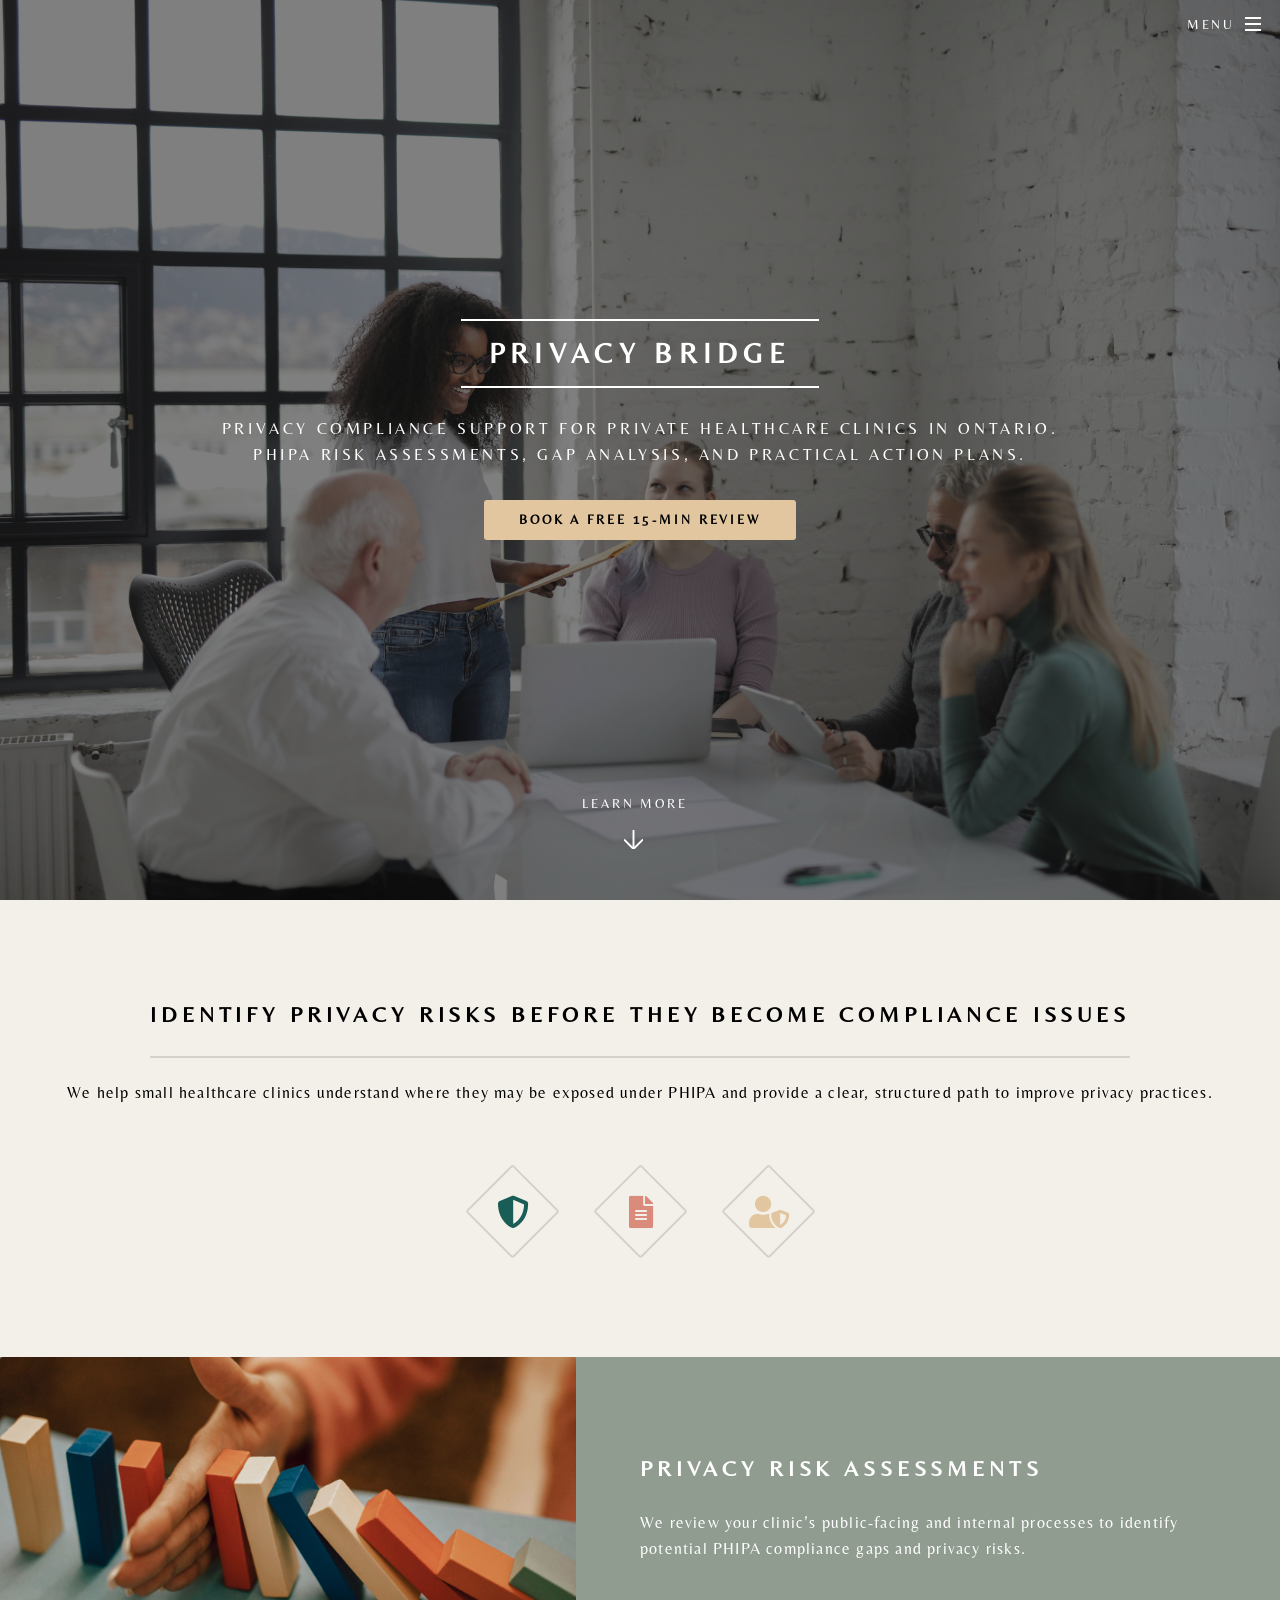
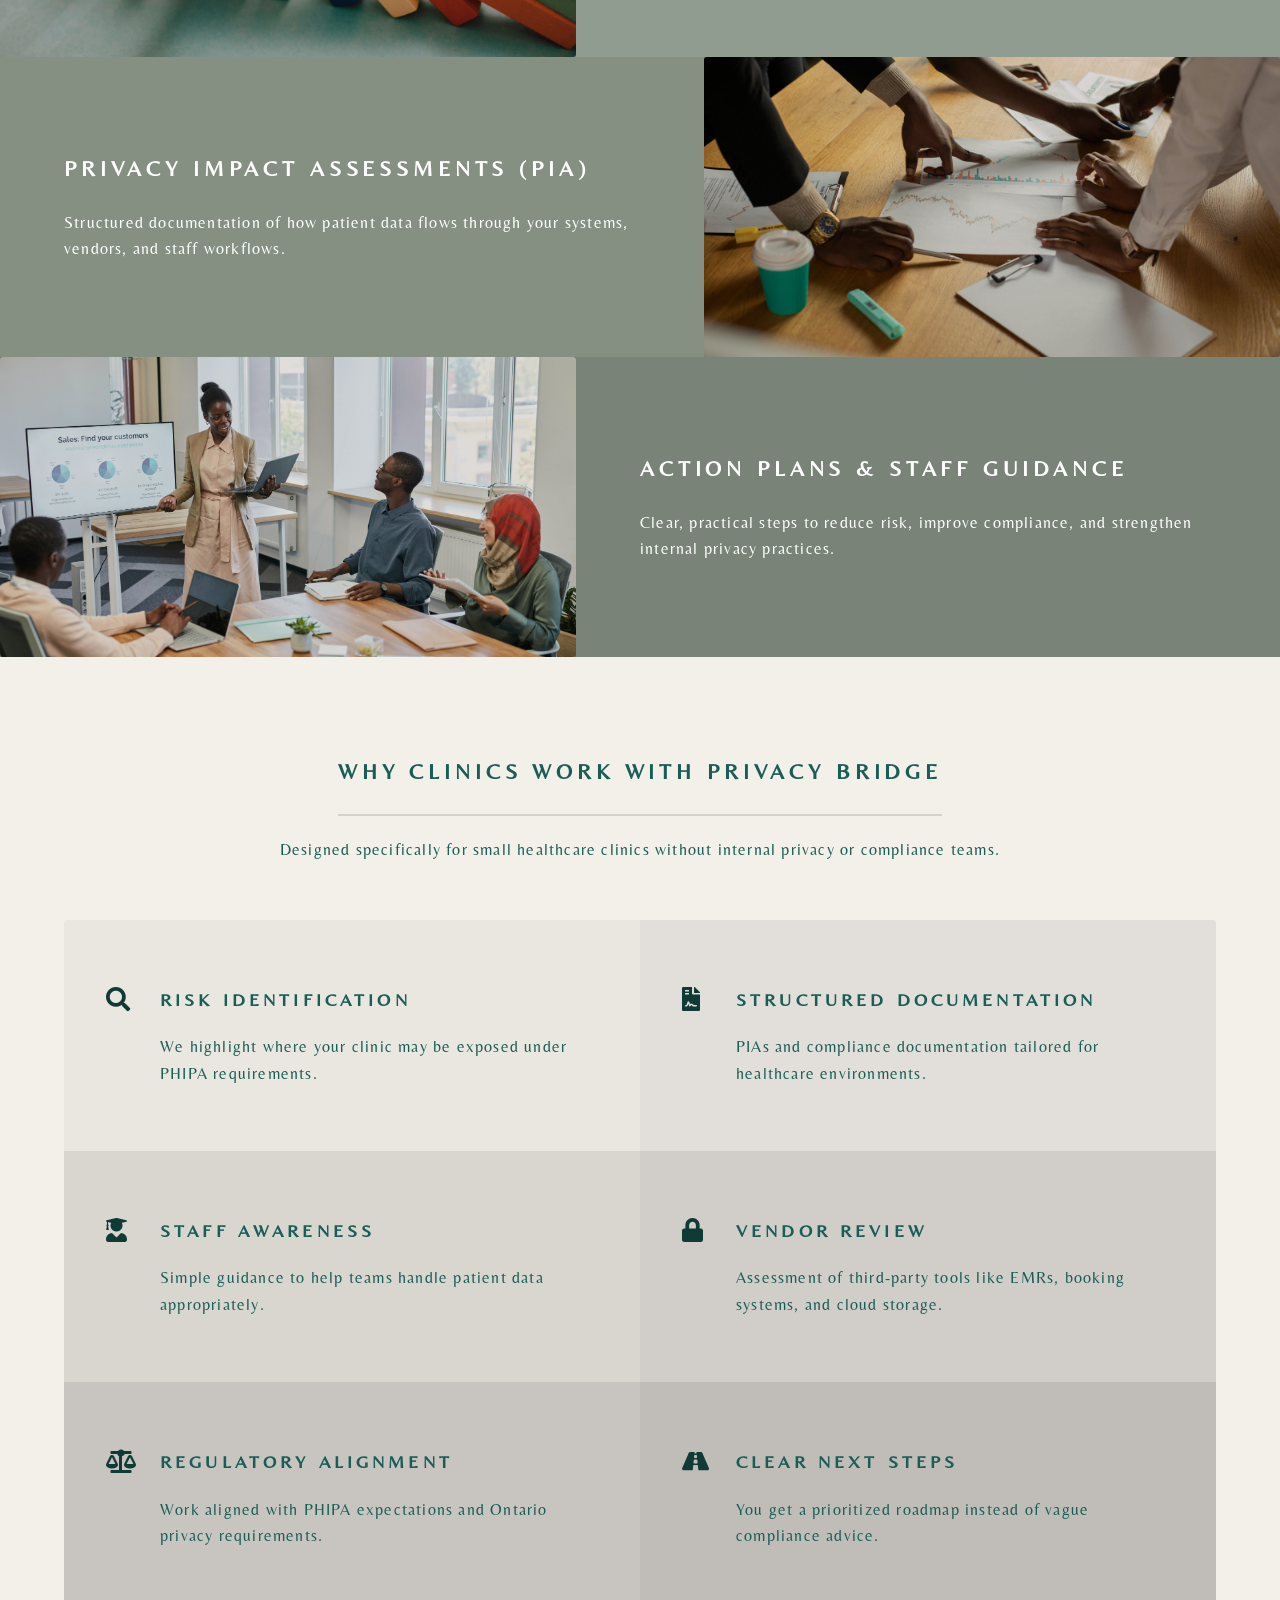
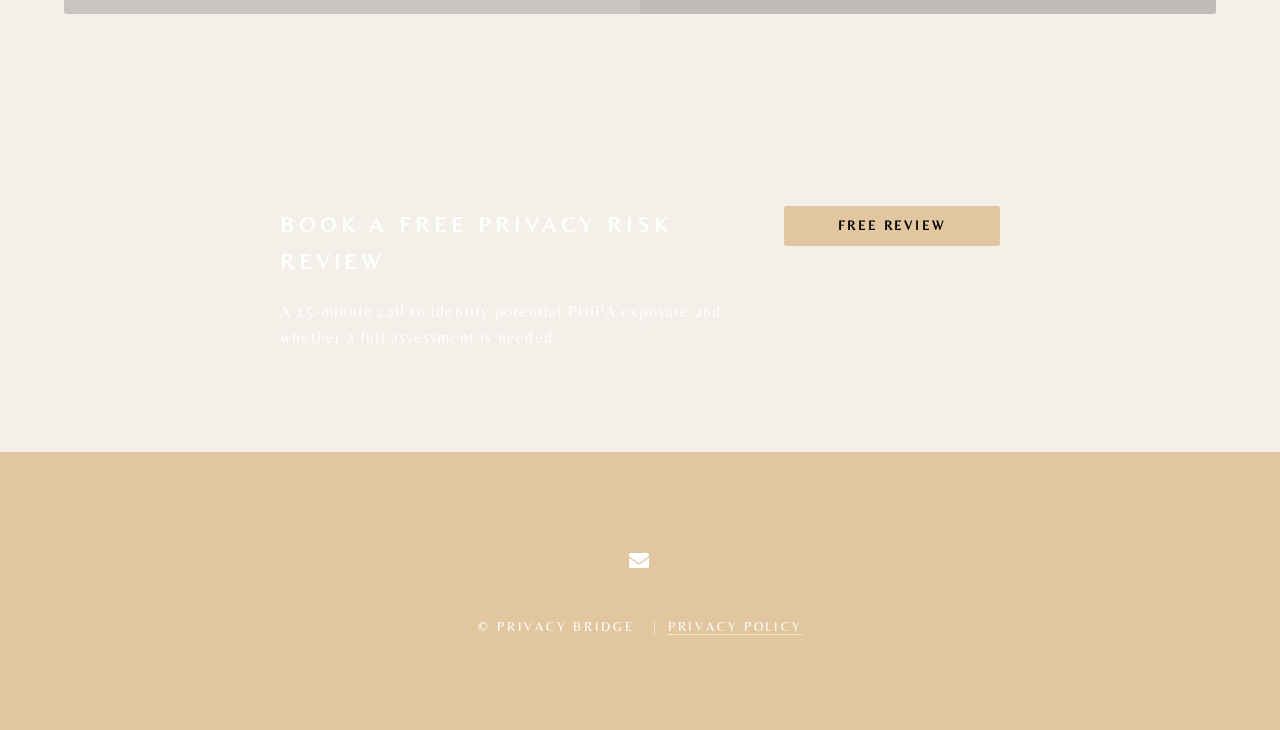
<file: index.html>
<!DOCTYPE HTML>
<html>
<head>
	<title>Privacy Bridge</title>
	<meta charset="utf-8" />
	<meta name="viewport" content="width=device-width, initial-scale=1, user-scalable=no" />
	<link rel="stylesheet" href="assets/css/main.css" />

	<!-- OG meta tags -->
	<meta property="og:title" content="Privacy Bridge" />
	<meta property="og:description" content="We help private healthcare clinics in Ontario identify and reduce privacy compliance risk under PHIPA through structured assessments and practical action plans." />
	<meta property="og:image" content="https://raw.githubusercontent.com/paul-matthew/Privacy Bridge/refs/heads/main/images/ogimage.png" />
	<meta property="og:url" content="https://Privacy Bridge.netlify.app/" />
	<meta property="og:type" content="website" />
	<meta name="twitter:card" content="summary_large_image">

	<link rel="icon" href="./images/favicon.ico" type="image/x-icon" />
	<noscript><link rel="stylesheet" href="assets/css/noscript.css" /></noscript>
	<link href="https://fonts.googleapis.com/css2?family=Belleza&display=swap" rel="stylesheet">
</head>

<body class="landing is-preload">

<div id="page-wrapper">

	<header id="header" class="alt">
		<h1><a href="index.html">Privacy Bridge</a></h1>
		<nav id="nav">
			<ul>
				<li class="special">
					<a href="#menu" class="menuToggle"><span>Menu</span></a>
					<div id="menu">
						<ul>
							<li><a href="index.html">Home</a></li>
							<li><a href="about.html">About</a></li>
							<li><a href="services.html">Services</a></li>
							<li><a href="compliance.html">Compliance Guide</a></li>
							<li><a href="contact.html">Contact</a></li>
						</ul>
					</div>
				</li>
			</ul>
		</nav>
	</header>

	<!-- HERO -->
	<section id="banner">
		<div class="inner">
			<h2>Privacy Bridge</h2>
			<p>Privacy compliance support for private healthcare clinics in Ontario.<br />
			PHIPA risk assessments, gap analysis, and practical action plans.</p>

			<ul class="actions special">
				<li><a href="/contact.html" class="button primary">Book a Free 15-Min Review</a></li>
			</ul>
		</div>
		<a href="#one" class="more scrolly">Learn More</a>
	</section>

	<!-- SECTION 1 -->
	<section id="one" class="wrapper style1 special">
		<div class="inner">
			<header class="major">
				<h2>Identify privacy risks before they become compliance issues</h2>
				<p>
					We help small healthcare clinics understand where they may be exposed under PHIPA and provide a clear, structured path to improve privacy practices.
				</p>
			</header>

			<ul class="icons major">
				<li><span class="icon solid fa-shield-alt major style1"><span class="label">Risk Review</span></span></li>
				<li><span class="icon solid fa-file-alt major style2"><span class="label">PIA</span></span></li>
				<li><span class="icon solid fa-user-shield major style3"><span class="label">Compliance</span></span></li>
			</ul>
		</div>
	</section>

	<!-- SECTION 2 -->
	<section id="two" class="wrapper alt style2">

		<section class="spotlight">
			<div class="image"><img src="images/risk.jpg" alt="" /></div>
			<div class="content">
				<h2>Privacy Risk Assessments<br /></h2>
				<p>We review your clinic’s public-facing and internal processes to identify potential PHIPA compliance gaps and privacy risks.</p>
			</div>
		</section>

		<section class="spotlight">
			<div class="image"><img src="images/pia.jpg" alt="" /></div>
			<div class="content">
				<h2>Privacy Impact Assessments (PIA)<br /></h2>
				<p>Structured documentation of how patient data flows through your systems, vendors, and staff workflows.</p>
			</div>
		</section>

		<section class="spotlight">
			<div class="image"><img src="images/training.jpg" alt="" /></div>
			<div class="content">
				<h2>Action Plans & Staff Guidance<br /></h2>
				<p>Clear, practical steps to reduce risk, improve compliance, and strengthen internal privacy practices.</p>
			</div>
		</section>

	</section>

	<!-- SECTION 3 -->
	<section id="three" class="wrapper style3 special">
		<div class="inner">
			<header class="major">
				<h2>Why clinics work with Privacy Bridge</h2>
				<p>Designed specifically for small healthcare clinics without internal privacy or compliance teams.</p>
			</header>

			<ul class="features">
				<li class="icon solid fa-search">
					<h3>Risk Identification</h3>
					<p>We highlight where your clinic may be exposed under PHIPA requirements.</p>
				</li>

				<li class="icon solid fa-file-contract">
					<h3>Structured Documentation</h3>
					<p>PIAs and compliance documentation tailored for healthcare environments.</p>
				</li>

				<li class="icon solid fa-user-graduate">
					<h3>Staff Awareness</h3>
					<p>Simple guidance to help teams handle patient data appropriately.</p>
				</li>

				<li class="icon solid fa-lock">
					<h3>Vendor Review</h3>
					<p>Assessment of third-party tools like EMRs, booking systems, and cloud storage.</p>
				</li>

				<li class="icon solid fa-balance-scale">
					<h3>Regulatory Alignment</h3>
					<p>Work aligned with PHIPA expectations and Ontario privacy requirements.</p>
				</li>

				<li class="icon solid fa-road">
					<h3>Clear Next Steps</h3>
					<p>You get a prioritized roadmap instead of vague compliance advice.</p>
				</li>
			</ul>
		</div>
	</section>

	<!-- CTA -->
	<section id="cta" class="wrapper style4">
		<div class="inner">
			<header>
				<h2>Book a free privacy risk review</h2>
				<p>A 15-minute call to identify potential PHIPA exposure and whether a full assessment is needed.</p>
			</header>

			<ul class="actions stacked">
				<li><a href="https://calendly.com/pmb-html/consultation" class="button fit primary" target="_blank">Free Review</a></li>
			</ul>
		</div>
	</section>

	<!-- FOOTER -->
	<footer id="footer">
		<ul class="icons">
			<li><a href="mailto:privacy@privacybridge.ca" class="icon solid fa-envelope"><span class="label">Email</span></a></li>
		</ul>

		<ul class="copyright">
			<li>&copy; Privacy Bridge</li>
			<li><a href="#" data-modal-trigger="privacy-modal">Privacy Policy</a></li>
		</ul>
	</footer>

	<!-- PRIVACY MODAL -->
	<div id="privacy-modal" class="modal">
<div class="modal-content">
	<span class="modal-close">&times;</span>

	<h2>Privacy Policy</h2>

	<p><strong style='color:black'>Last Updated: August 6, 2026</strong></p>

	<p>
		Privacy Bridge is a privacy consulting practice operated by PM Daybreak Designs.
		This Privacy Policy explains how we collect, use, and protect personal information
		when you visit our website or contact us regarding our services.
	</p>

	<h3 style='color:black'>Information We Collect</h3>

	<p>
		We may collect personal information that you voluntarily provide, including your
		name, email address, phone number, organization details, and any information
		included in messages submitted through our website or other communications.
	</p>

	<p>
		We may also collect limited technical information related to website usage,
		such as browser type, device information, or website activity, where applicable.
	</p>

	<h3 style='color:black'>How We Use Information</h3>

	<p>
		Personal information is used to respond to inquiries, provide requested services,
		schedule consultations, communicate with clients, and maintain business records.
	</p>

	<p>
		We do not sell, rent, or share personal information with third parties for
		marketing purposes.
	</p>

	<h3 style='color:black'>Protection of Information</h3>

	<p>
		We maintain reasonable administrative, technical, and physical safeguards designed
		to protect personal information from unauthorized access, use, or disclosure.
		However, no method of electronic transmission or storage is completely secure.
	</p>

	<h3 style='color:black'>Retention of Information</h3>

	<p>
		We retain personal information only for as long as necessary to fulfill the
		purpose for which it was collected or to meet applicable legal and business
		requirements.
	</p>

	<h3 style='color:black'>Your Privacy Rights</h3>

	<p>
		You may request access to, correction of, or deletion of your personal information,
		subject to applicable legal requirements.
	</p>

	<h3 style='color:black'>Contact Us</h3>

	<p>
		If you have questions about this Privacy Policy or how your information is handled,
		please contact us at:
	</p>

	<p>
		privacy@privacybridge.ca
	</p>

	<p>
		By using this website, you acknowledge this Privacy Policy.
	</p>

</div>
	</div>

</div>

<script src="assets/js/jquery.min.js"></script>
<script src="assets/js/jquery.scrollex.min.js"></script>
<script src="assets/js/jquery.scrolly.min.js"></script>
<script src="assets/js/browser.min.js"></script>
<script src="assets/js/breakpoints.min.js"></script>
<script src="assets/js/util.js"></script>
<script src="assets/js/main.js"></script>

</body>
</html>
</file>
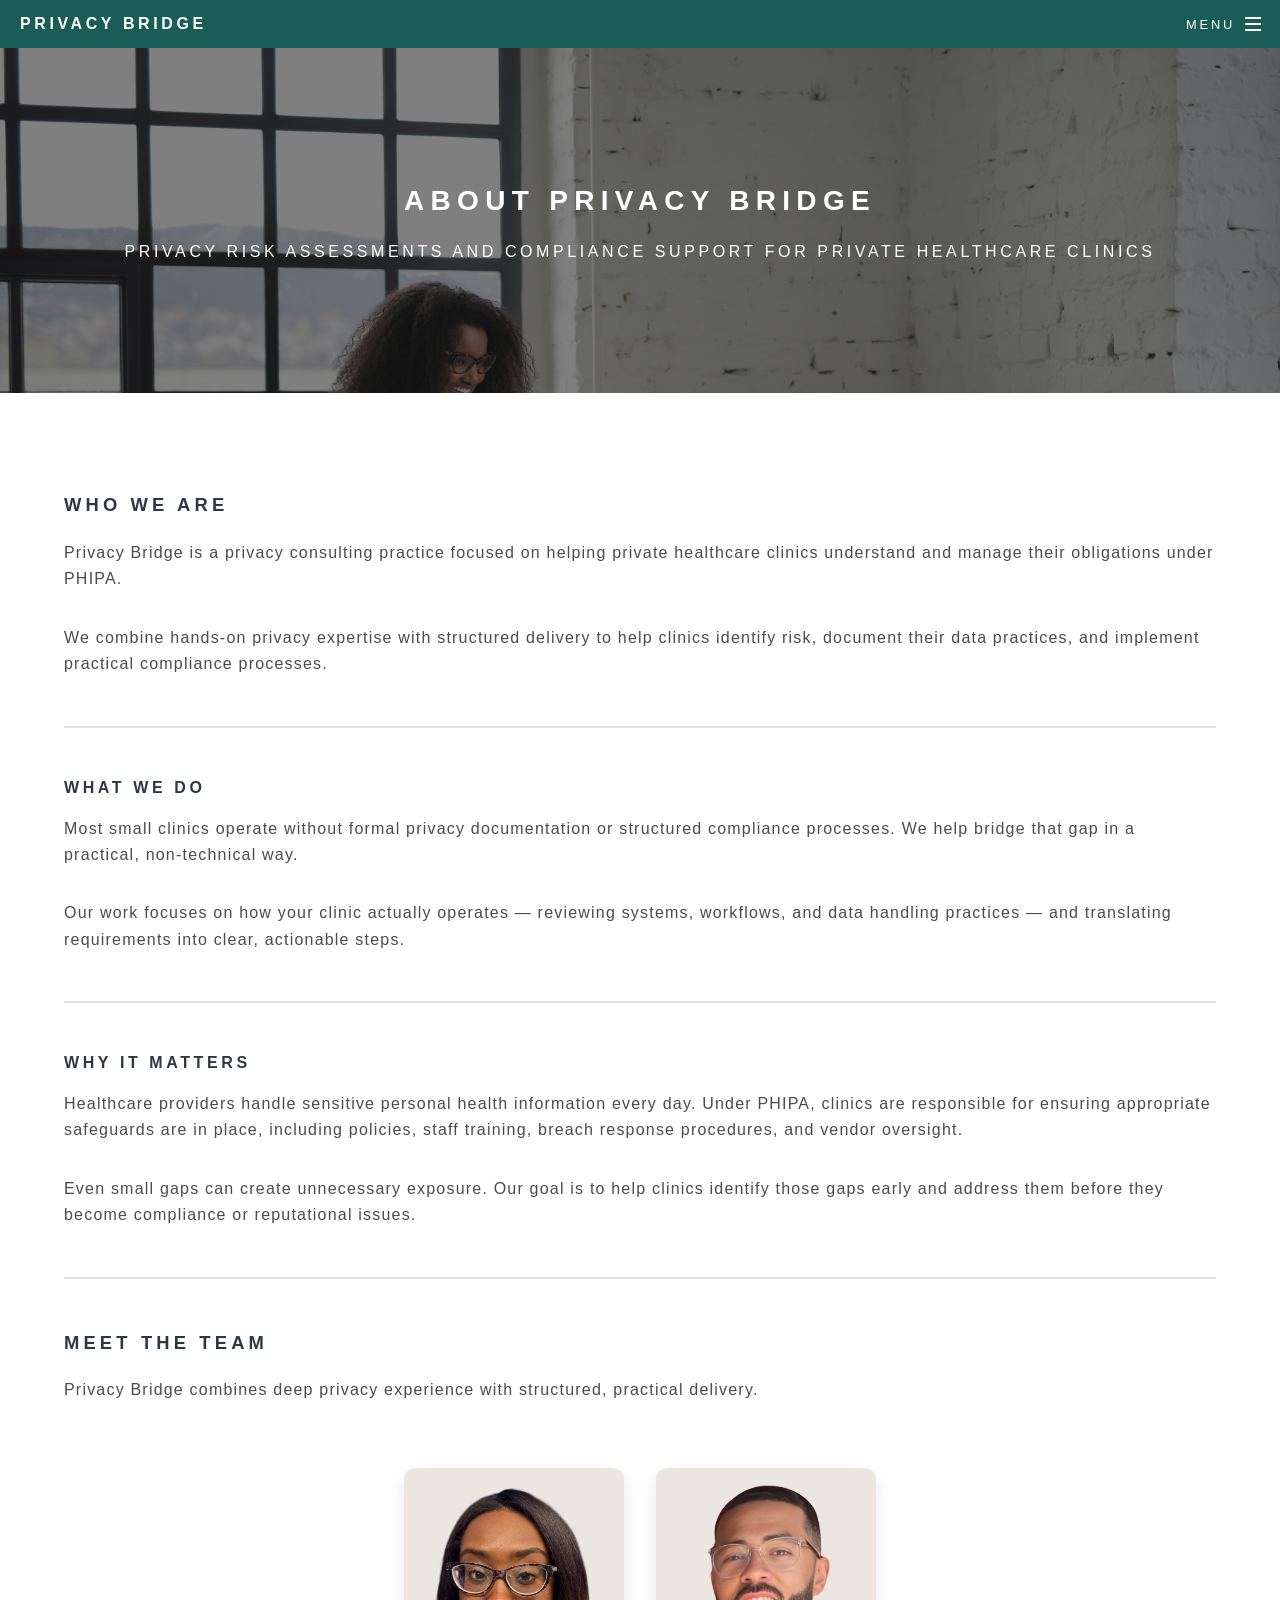
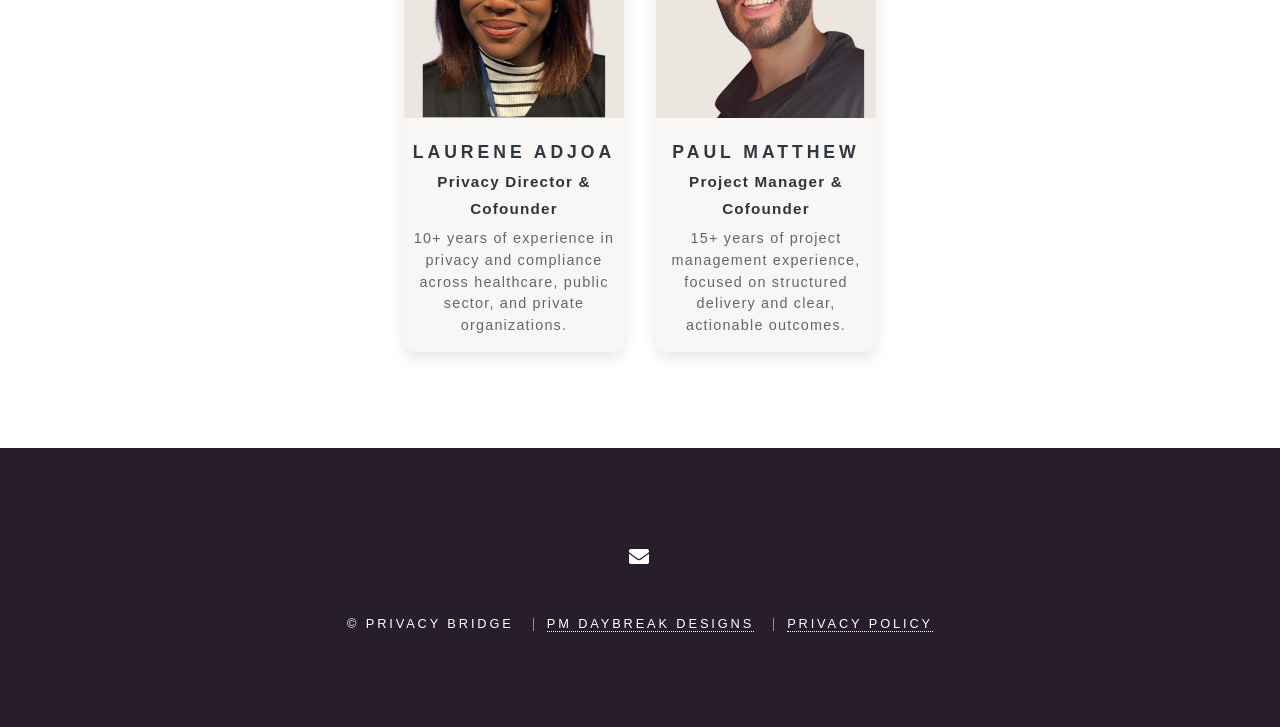
<file: about.html>
<!DOCTYPE HTML>
<html>
<head>
	<title>About - Privacy Bridge</title>
	<meta charset="utf-8" />
	<meta name="viewport" content="width=device-width, initial-scale=1, user-scalable=no" />
	<link rel="stylesheet" href="assets/css/main.css" />
	
	<!-- OG meta tags -->
	<meta property="og:title" content="About - Privacy Bridge" />
	<meta property="og:description" content="Privacy Bridge helps private clinics identify privacy risks, complete PIAs, and strengthen PHIPA compliance through practical, structured assessments." />
	<meta property="og:image" content="https://raw.githubusercontent.com/paul-matthew/Privacy-Bridge/refs/heads/main/images/ogimage.png" />
	<meta property="og:url" content="https://privacybridge.ca/" />
	<meta property="og:type" content="website" />
	<meta name="twitter:card" content="summary_large_image">

	<link rel="icon" href="./images/favicon.ico" type="image/x-icon" />
	<noscript><link rel="stylesheet" href="assets/css/noscript.css" /></noscript>
</head>

<body class="is-preload">

<div id="page-wrapper">

	<header id="header">
		<h1><a href="index.html">Privacy Bridge</a></h1>
		<nav id="nav">
			<ul>
				<li class="special">
					<a href="#menu" class="menuToggle"><span>Menu</span></a>
					<div id="menu">
						<ul>
							<li><a href="index.html">Home</a></li>
							<li><a href="about.html">About</a></li>
							<li><a href="services.html">Services</a></li>
							<li><a href="compliance.html">Compliance Guide</a></li>
							<li><a href="contact.html">Contact</a></li>
						</ul>
					</div>
				</li>
			</ul>
		</nav>
	</header>

	<!-- MAIN -->
	<article id="main">

	<header>
		<h2>About Privacy Bridge</h2>
		<p>Privacy risk assessments and compliance support for private healthcare clinics</p>
	</header>

	<section class="wrapper style5">
	<div class="inner">

		<h3>Who We Are</h3>
		<p>
			Privacy Bridge is a privacy consulting practice focused on helping private healthcare clinics understand and manage their obligations under PHIPA.
		</p>

		<p>
			We combine hands-on privacy expertise with structured delivery to help clinics identify risk, document their data practices, and implement practical compliance processes.
		</p>

		<hr />

		<h4>What We Do</h4>
		<p>
			Most small clinics operate without formal privacy documentation or structured compliance processes. We help bridge that gap in a practical, non-technical way.
		</p>

		<p>
			Our work focuses on how your clinic actually operates — reviewing systems, workflows, and data handling practices — and translating requirements into clear, actionable steps.
		</p>

		<hr />

		<h4>Why It Matters</h4>
		<p>
			Healthcare providers handle sensitive personal health information every day. Under PHIPA, clinics are responsible for ensuring appropriate safeguards are in place, including policies, staff training, breach response procedures, and vendor oversight.
		</p>

		<p>
			Even small gaps can create unnecessary exposure. Our goal is to help clinics identify those gaps early and address them before they become compliance or reputational issues.
		</p>

		<hr />

		<h3>Meet the Team</h3>

		<p>
			Privacy Bridge combines deep privacy experience with structured, practical delivery.
		</p>

		<div class="team-container">

			<div class="team-member">
				<img src="./images/lo.png" alt="Laurene Adjoa" />
				<h5>Laurene Adjoa</h5>
				<p class="role">Privacy Director & Cofounder</p>
				<p class="bio">
					10+ years of experience in privacy and compliance across healthcare, public sector, and private organizations.
				</p>
			</div>

			<div class="team-member">
				<img src="./images/pm.png" alt="Paul Matthew" />
				<h5>Paul Matthew</h5>
				<p class="role">Project Manager & Cofounder</p>
				<p class="bio">
					15+ years of project management experience, focused on structured delivery and clear, actionable outcomes.
				</p>
			</div>

		</div>

	</div>
	</section>

	</article>

	<!-- FOOTER -->
	<footer id="footer">
		<ul class="icons">
			<li><a href="mailto:privacy@privacybridge.ca" class="icon solid fa-envelope"><span class="label">Email</span></a></li>
		</ul>

		<ul class="copyright">
			<li>&copy; Privacy Bridge</li>
			<li><a href="http://pmdaybreak.com">PM Daybreak Designs</a></li>
			<li><a href="#" data-modal-trigger="privacy-modal">Privacy Policy</a></li>
		</ul>
	</footer>

	<!-- PRIVACY MODAL -->
	<div id="privacy-modal" class="modal">
<div class="modal-content">
	<span class="modal-close">&times;</span>

	<h2>Privacy Policy</h2>

	<p><strong style='color:black'>Last Updated: August 6, 2026</strong></p>

	<p>
		Privacy Bridge is a privacy consulting practice operated by PM Daybreak Designs.
		This Privacy Policy explains how we collect, use, and protect personal information
		when you visit our website or contact us regarding our services.
	</p>

	<h3 style='color:black'>Information We Collect</h3>

	<p>
		We may collect personal information that you voluntarily provide, including your
		name, email address, phone number, organization details, and any information
		included in messages submitted through our website or other communications.
	</p>

	<p>
		We may also collect limited technical information related to website usage,
		such as browser type, device information, or website activity, where applicable.
	</p>

	<h3 style='color:black'>How We Use Information</h3>

	<p>
		Personal information is used to respond to inquiries, provide requested services,
		schedule consultations, communicate with clients, and maintain business records.
	</p>

	<p>
		We do not sell, rent, or share personal information with third parties for
		marketing purposes.
	</p>

	<h3 style='color:black'>Protection of Information</h3>

	<p>
		We maintain reasonable administrative, technical, and physical safeguards designed
		to protect personal information from unauthorized access, use, or disclosure.
		However, no method of electronic transmission or storage is completely secure.
	</p>

	<h3 style='color:black'>Retention of Information</h3>

	<p>
		We retain personal information only for as long as necessary to fulfill the
		purpose for which it was collected or to meet applicable legal and business
		requirements.
	</p>

	<h3 style='color:black'>Your Privacy Rights</h3>

	<p>
		You may request access to, correction of, or deletion of your personal information,
		subject to applicable legal requirements.
	</p>

	<h3 style='color:black'>Contact Us</h3>

	<p>
		If you have questions about this Privacy Policy or how your information is handled,
		please contact us at:
	</p>

	<p>
		privacy@privacybridge.ca
	</p>

	<p>
		By using this website, you acknowledge this Privacy Policy.
	</p>

</div>
	</div>

</div>

<!-- SCRIPTS -->
<script src="assets/js/jquery.min.js"></script>
<script src="assets/js/jquery.scrollex.min.js"></script>
<script src="assets/js/jquery.scrolly.min.js"></script>
<script src="assets/js/browser.min.js"></script>
<script src="assets/js/breakpoints.min.js"></script>
<script src="assets/js/util.js"></script>
<script src="assets/js/main.js"></script>

</body>
</html>
</file>
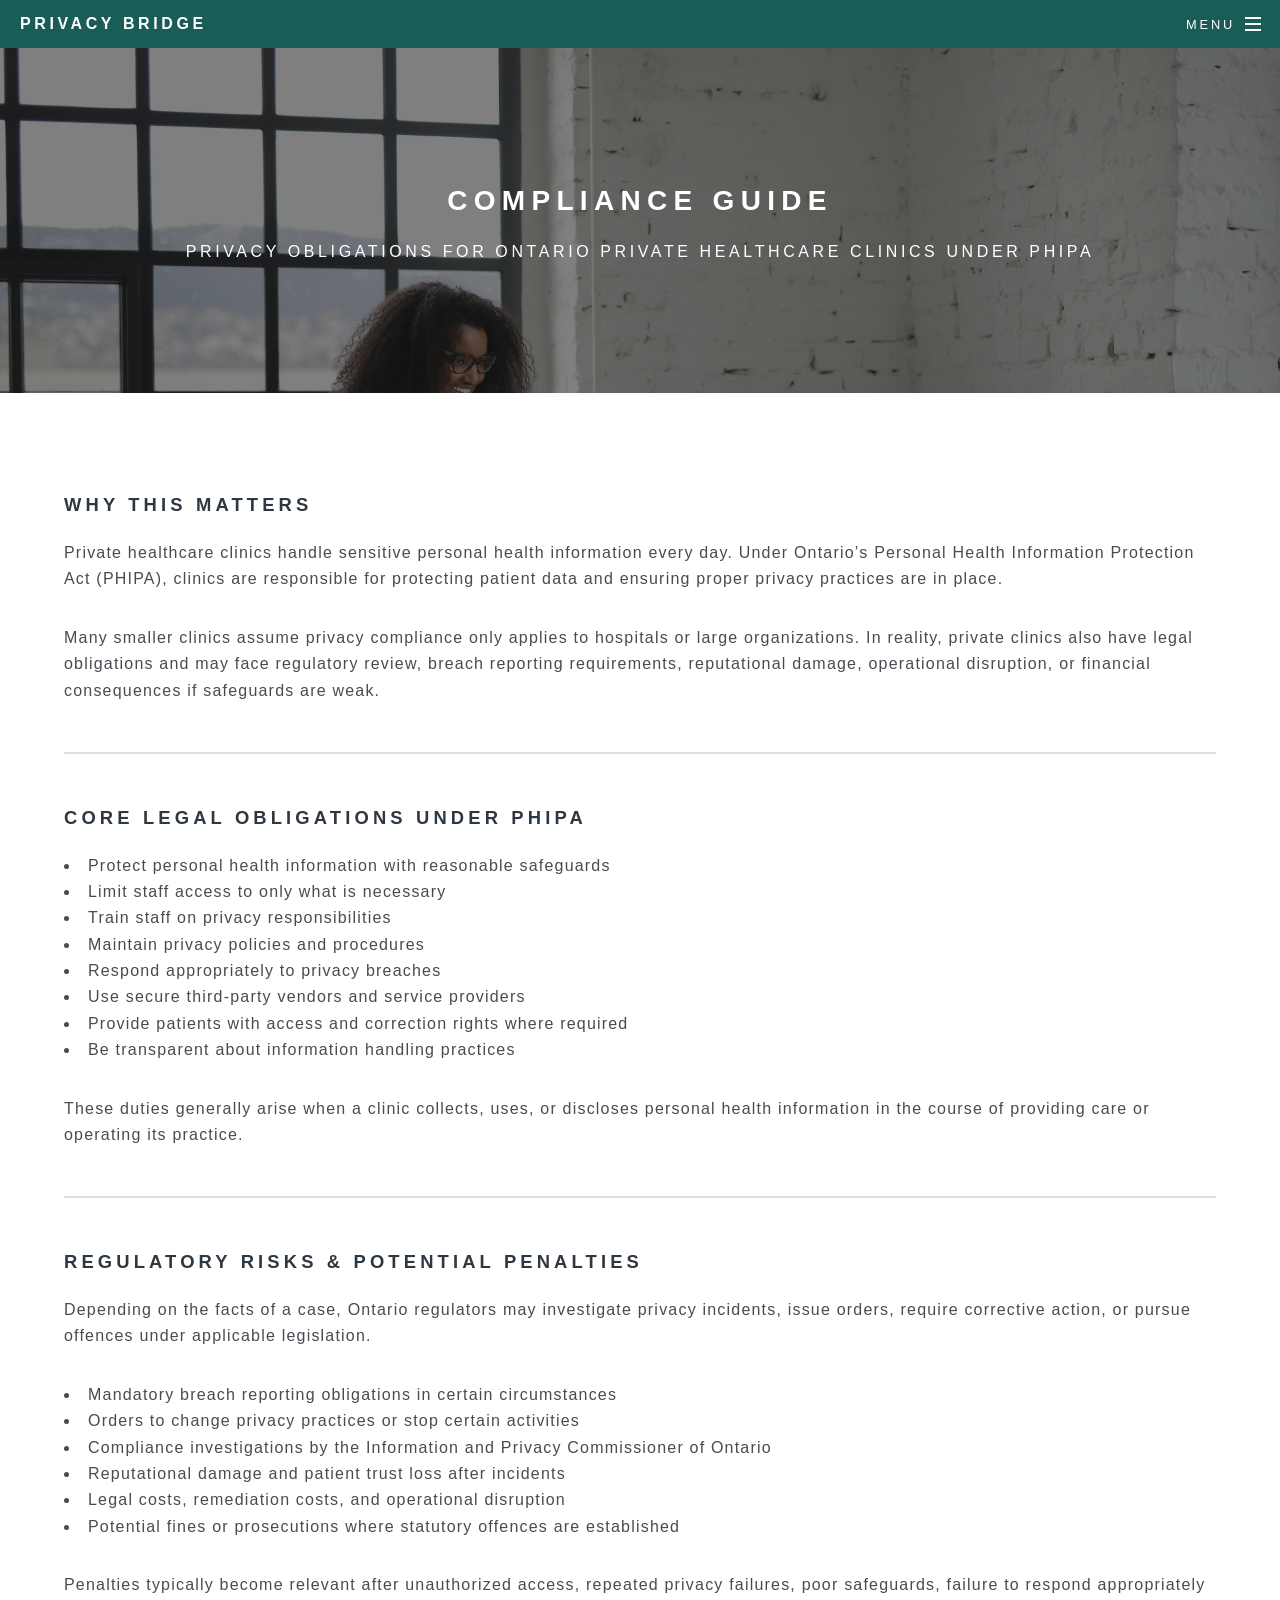
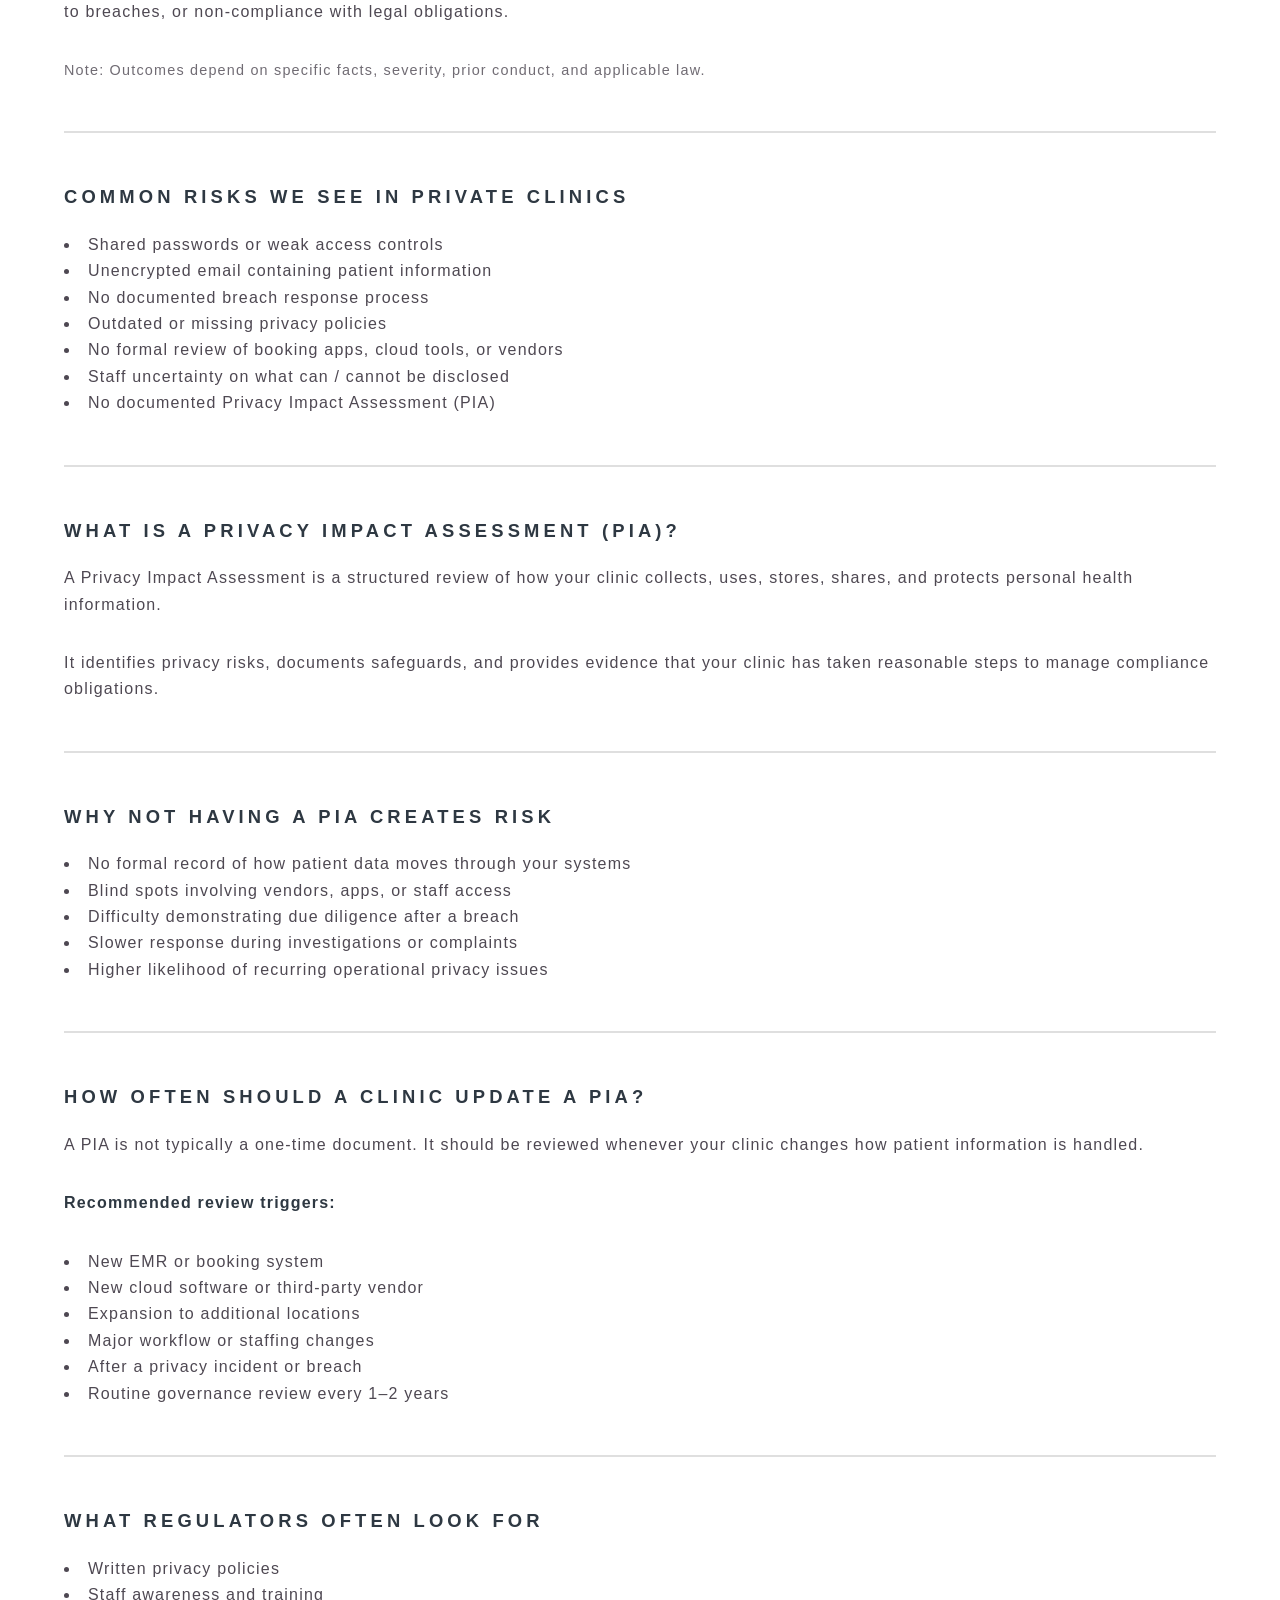
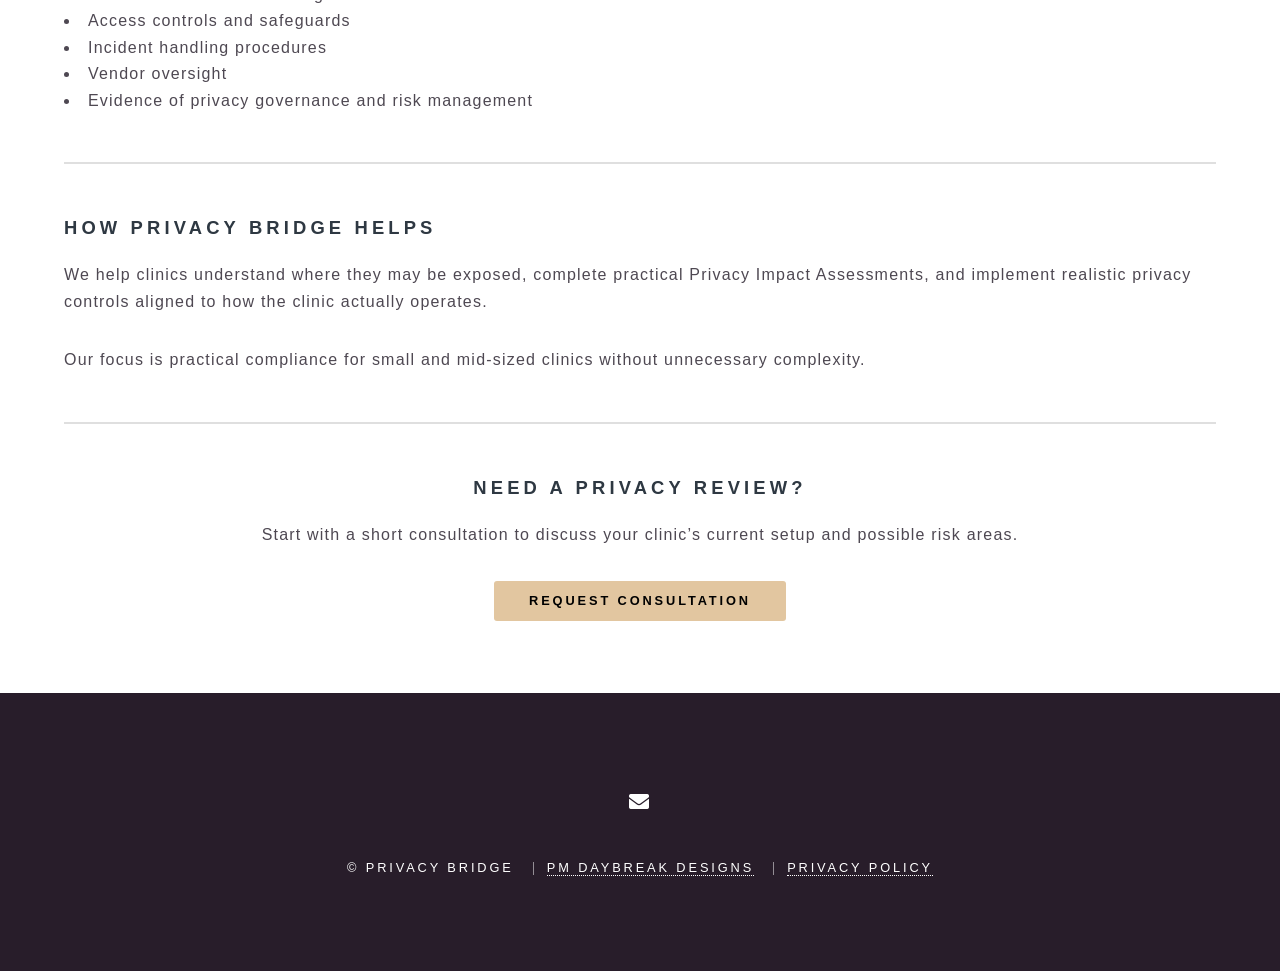
<file: compliance.html>
<!DOCTYPE HTML>
<html>
<head>
	<title>Compliance Guide - Privacy Bridge</title>
	<meta charset="utf-8" />
	<meta name="viewport" content="width=device-width, initial-scale=1, user-scalable=no" />
	<link rel="stylesheet" href="assets/css/main.css" />

	<meta property="og:title" content="Compliance Guide - Privacy Bridge" />
	<meta property="og:description" content="Understand PHIPA obligations for private clinics in Ontario, privacy risks, penalties, and when to complete a Privacy Impact Assessment (PIA)." />
	<meta property="og:image" content="https://raw.githubusercontent.com/paul-matthew/Privacy Bridge/refs/heads/main/images/ogimage.png" />
	<meta property="og:url" content="https://Privacy Bridge.netlify.app/compliance.html" />
	<meta property="og:type" content="website" />
	<meta name="twitter:card" content="summary_large_image">

	<link rel="icon" href="./images/favicon.ico" type="image/x-icon" />
	<noscript><link rel="stylesheet" href="assets/css/noscript.css" /></noscript>
</head>

<body class="is-preload">

<div id="page-wrapper">

<!-- HEADER -->
<header id="header">
	<h1><a href="index.html">Privacy Bridge</a></h1>

	<nav id="nav">
		<ul>
			<li class="special">
				<a href="#menu" class="menuToggle"><span>Menu</span></a>
				<div id="menu">
					<ul>
						<li><a href="index.html">Home</a></li>
						<li><a href="about.html">About</a></li>
						<li><a href="services.html">Services</a></li>
						<li><a href="compliance.html">Compliance Guide</a></li>
						<li><a href="contact.html">Contact</a></li>
					</ul>
				</div>
			</li>
		</ul>
	</nav>
</header>

<!-- MAIN -->
<article id="main">

<header>
	<h2>Compliance Guide</h2>
	<p>Privacy obligations for Ontario private healthcare clinics under PHIPA</p>
</header>

<section class="wrapper style5">
<div class="inner">

	<h3>Why This Matters</h3>

	<p>
		Private healthcare clinics handle sensitive personal health information every day. Under Ontario’s 
		Personal Health Information Protection Act (PHIPA), clinics are responsible for protecting patient data 
		and ensuring proper privacy practices are in place.
	</p>

	<p>
		Many smaller clinics assume privacy compliance only applies to hospitals or large organizations. In reality, 
		private clinics also have legal obligations and may face regulatory review, breach reporting requirements, 
		reputational damage, operational disruption, or financial consequences if safeguards are weak.
	</p>

	<hr />

	<h3>Core Legal Obligations Under PHIPA</h3>

	<ul>
		<li>Protect personal health information with reasonable safeguards</li>
		<li>Limit staff access to only what is necessary</li>
		<li>Train staff on privacy responsibilities</li>
		<li>Maintain privacy policies and procedures</li>
		<li>Respond appropriately to privacy breaches</li>
		<li>Use secure third-party vendors and service providers</li>
		<li>Provide patients with access and correction rights where required</li>
		<li>Be transparent about information handling practices</li>
	</ul>

	<p>
		These duties generally arise when a clinic collects, uses, or discloses personal health information in the course of providing care or operating its practice.
	</p>

	<hr />

	<h3>Regulatory Risks & Potential Penalties</h3>

	<p>
		Depending on the facts of a case, Ontario regulators may investigate privacy incidents, issue orders, require corrective action, or pursue offences under applicable legislation.
	</p>

	<ul>
		<li>Mandatory breach reporting obligations in certain circumstances</li>
		<li>Orders to change privacy practices or stop certain activities</li>
		<li>Compliance investigations by the Information and Privacy Commissioner of Ontario</li>
		<li>Reputational damage and patient trust loss after incidents</li>
		<li>Legal costs, remediation costs, and operational disruption</li>
		<li>Potential fines or prosecutions where statutory offences are established</li>
	</ul>

	<p>
		Penalties typically become relevant after unauthorized access, repeated privacy failures, poor safeguards, failure to respond appropriately to breaches, or non-compliance with legal obligations.
	</p>

	<p style="font-size:0.9em; opacity:0.8;">
		Note: Outcomes depend on specific facts, severity, prior conduct, and applicable law.
	</p>

	<hr />

	<h3>Common Risks We See in Private Clinics</h3>

	<ul>
		<li>Shared passwords or weak access controls</li>
		<li>Unencrypted email containing patient information</li>
		<li>No documented breach response process</li>
		<li>Outdated or missing privacy policies</li>
		<li>No formal review of booking apps, cloud tools, or vendors</li>
		<li>Staff uncertainty on what can / cannot be disclosed</li>
		<li>No documented Privacy Impact Assessment (PIA)</li>
	</ul>

	<hr />

	<h3>What Is a Privacy Impact Assessment (PIA)?</h3>

	<p>
		A Privacy Impact Assessment is a structured review of how your clinic collects, uses, stores, shares, 
		and protects personal health information.
	</p>

	<p>
		It identifies privacy risks, documents safeguards, and provides evidence that your clinic has taken 
		reasonable steps to manage compliance obligations.
	</p>

	<hr />

	<h3>Why Not Having a PIA Creates Risk</h3>

	<ul>
		<li>No formal record of how patient data moves through your systems</li>
		<li>Blind spots involving vendors, apps, or staff access</li>
		<li>Difficulty demonstrating due diligence after a breach</li>
		<li>Slower response during investigations or complaints</li>
		<li>Higher likelihood of recurring operational privacy issues</li>
	</ul>

	<hr />

	<h3>How Often Should a Clinic Update a PIA?</h3>

	<p>
		A PIA is not typically a one-time document. It should be reviewed whenever your clinic changes how 
		patient information is handled.
	</p>

	<p><strong>Recommended review triggers:</strong></p>

	<ul>
		<li>New EMR or booking system</li>
		<li>New cloud software or third-party vendor</li>
		<li>Expansion to additional locations</li>
		<li>Major workflow or staffing changes</li>
		<li>After a privacy incident or breach</li>
		<li>Routine governance review every 1–2 years</li>
	</ul>

	<hr />

	<h3>What Regulators Often Look For</h3>

	<ul>
		<li>Written privacy policies</li>
		<li>Staff awareness and training</li>
		<li>Access controls and safeguards</li>
		<li>Incident handling procedures</li>
		<li>Vendor oversight</li>
		<li>Evidence of privacy governance and risk management</li>
	</ul>

	<hr />

	<h3>How Privacy Bridge Helps</h3>

	<p>
		We help clinics understand where they may be exposed, complete practical Privacy Impact Assessments, 
		and implement realistic privacy controls aligned to how the clinic actually operates.
	</p>

	<p>
		Our focus is practical compliance for small and mid-sized clinics without unnecessary complexity.
	</p>

	<hr />

	<section style="text-align:center;">
		<h3>Need a Privacy Review?</h3>
		<p>
			Start with a short consultation to discuss your clinic’s current setup and possible risk areas.
		</p>

		<a href="contact.html" class="button primary">
			Request Consultation
		</a>
	</section>

</div>
</section>

</article>

<!-- FOOTER -->
<footer id="footer">

	<ul class="icons">
		<li><a href="mailto:privacy@privacybridge.ca" class="icon solid fa-envelope"><span class="label">Email</span></a></li>
	</ul>

	<ul class="copyright">
		<li>&copy; Privacy Bridge</li>
		<li><a href="http://pmdaybreak.com">PM DAYBREAK DESIGNS</a></li>
		<li><a href="#" data-modal-trigger="privacy-modal">Privacy Policy</a></li>
	</ul>

</footer>

<!-- PRIVACY MODAL -->
<div id="privacy-modal" class="modal">
<div class="modal-content">
	<span class="modal-close">&times;</span>

	<h2>Privacy Policy</h2>

	<p><strong style='color:black'>Last Updated: August 6, 2026</strong></p>

	<p>
		Privacy Bridge is a privacy consulting practice operated by PM Daybreak Designs.
		This Privacy Policy explains how we collect, use, and protect personal information
		when you visit our website or contact us regarding our services.
	</p>

	<h3 style='color:black'>Information We Collect</h3>

	<p>
		We may collect personal information that you voluntarily provide, including your
		name, email address, phone number, organization details, and any information
		included in messages submitted through our website or other communications.
	</p>

	<p>
		We may also collect limited technical information related to website usage,
		such as browser type, device information, or website activity, where applicable.
	</p>

	<h3 style='color:black'>How We Use Information</h3>

	<p>
		Personal information is used to respond to inquiries, provide requested services,
		schedule consultations, communicate with clients, and maintain business records.
	</p>

	<p>
		We do not sell, rent, or share personal information with third parties for
		marketing purposes.
	</p>

	<h3 style='color:black'>Protection of Information</h3>

	<p>
		We maintain reasonable administrative, technical, and physical safeguards designed
		to protect personal information from unauthorized access, use, or disclosure.
		However, no method of electronic transmission or storage is completely secure.
	</p>

	<h3 style='color:black'>Retention of Information</h3>

	<p>
		We retain personal information only for as long as necessary to fulfill the
		purpose for which it was collected or to meet applicable legal and business
		requirements.
	</p>

	<h3 style='color:black'>Your Privacy Rights</h3>

	<p>
		You may request access to, correction of, or deletion of your personal information,
		subject to applicable legal requirements.
	</p>

	<h3 style='color:black'>Contact Us</h3>

	<p>
		If you have questions about this Privacy Policy or how your information is handled,
		please contact us at:
	</p>

	<p>
		privacy@privacybridge.ca
	</p>

	<p>
		By using this website, you acknowledge this Privacy Policy.
	</p>

</div>
</div>

</div>

<!-- Scripts -->
<script src="assets/js/jquery.min.js"></script>
<script src="assets/js/jquery.scrollex.min.js"></script>
<script src="assets/js/jquery.scrolly.min.js"></script>
<script src="assets/js/browser.min.js"></script>
<script src="assets/js/breakpoints.min.js"></script>
<script src="assets/js/util.js"></script>
<script src="assets/js/main.js"></script>

</body>
</html>
</file>
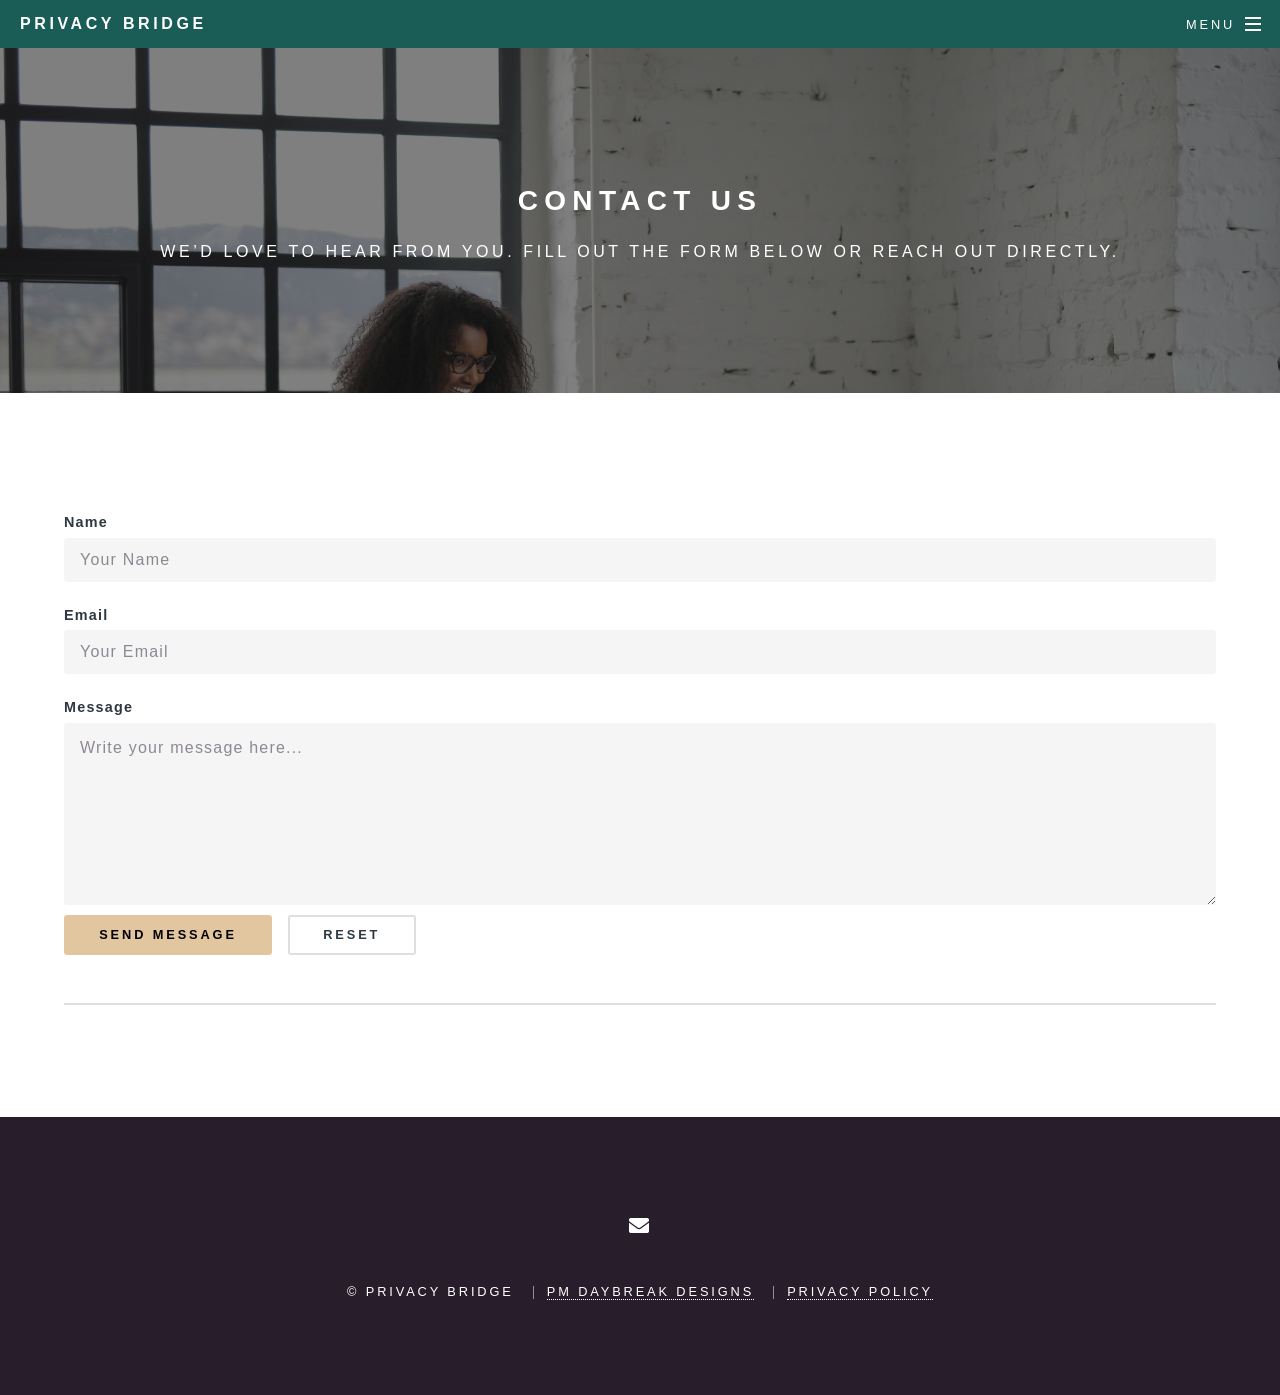
<file: contact.html>
<!DOCTYPE html>
<html lang="en">
<head>
  <meta charset="UTF-8" />
  <meta name="viewport" content="width=device-width, initial-scale=1, user-scalable=no" />
  <title>Contact</title>
  <link rel="stylesheet" href="assets/css/main.css" />
  
<!-- OG meta tags -->
<meta property="og:title" content="Contact - Privacy Bridge" />
<meta property="og:description" content="We’re a digital team dedicated to the med spa industry.  We help med spas book more clients by building beautiful websites and smart automation systems." />
<meta property="og:image" content="https://raw.githubusercontent.com/paul-matthew/Privacy Bridge/refs/heads/main/images/ogimage.png" />
<meta property="og:url" content="https://Privacy Bridge.netlify.app/" />
<meta property="og:type" content="website" />
<meta name="twitter:card" content="summary_large_image">

<!-- Favicon -->
<link rel="icon" href="./images/favicon.ico" type="image/x-icon" />
  
  <noscript><link rel="stylesheet" href="assets/css/noscript.css" /></noscript>
</head>
<body class="is-preload">

  <!-- Page Wrapper -->
  <div id="page-wrapper">

    <!-- Header -->
    <header id="header">
      <h1><a href="index.html">Privacy Bridge</a></h1>
      <nav id="nav">
        <ul>
          <li class="special">
            <a href="#menu" class="menuToggle"><span>Menu</span></a>
            <div id="menu">
              <ul>
                <li><a href="index.html">Home</a></li>
                <li><a href="about.html">About</a></li>
                <li><a href="services.html">Services</a></li>
                <li><a href="compliance.html">Compliance Guide</a></li>
                <li><a href="contact.html">Contact</a></li>
              </ul>
            </div>
          </li>
        </ul>
      </nav>
    </header>

    <!-- Main -->
    <article id="main">
      <header>
        <h2>Contact Us</h2>
        <p>We’d love to hear from you. Fill out the form below or reach out directly.</p>
      </header>

      <section class="wrapper style5">
        <div class="inner">

        <form name="contact" method="POST" data-netlify="true" id="contact-form">
        <input type="hidden" name="form-name" value="contact" />
        <div class="fields">
            <div class="field half">
            <label for="name">Name</label>
            <input type="text" name="name" id="name" placeholder="Your Name" required />
            </div>
            <div class="field half">
            <label for="email">Email</label>
            <input type="email" name="email" id="email" placeholder="Your Email" required />
            </div>
            <div class="field">
            <label for="message">Message</label>
            <textarea name="message" id="message" rows="6" placeholder="Write your message here..." required></textarea>
            </div>
        </div>
        <ul class="actions" style='padding-top: 10px;'>
            <li><input type="submit" value="Send Message" class="primary" /></li>
            <li><input type="reset" value="Reset" /></li>
        </ul>
        </form>


          <hr />

        </div>
      </section>
    </article>

				<!-- Footer -->
				<footer id="footer">
				<ul class="icons">
					<!-- <li><a href="#" class="icon brands fa-twitter"><span class="label">Twitter</span></a></li>
					<li><a href="#" class="icon brands fa-facebook-f"><span class="label">Facebook</span></a></li>
					<li><a href="#" class="icon brands fa-instagram"><span class="label">Instagram</span></a></li>
					<li><a href="#" class="icon brands fa-instagram"><span class="label">Instagram</span></a></li>-->
					<li><a href="mailto:privacy@privacybridge.ca" class="icon solid fa-envelope"><span class="label">Email</span></a></li>
				</ul>
				<ul class="copyright">
					<li>&copy; Privacy Bridge</li>
					<li><a href="http://pmdaybreak.com">PM DAYBREAK DESIGNS</a></li>
					<li><a href="#" data-modal-trigger="privacy-modal">Privacy Policy</a></li>
				</ul>
				</footer>

				<!-- Privacy Policy Modal -->
				<div id="privacy-modal" class="modal">
<div class="modal-content">
	<span class="modal-close">&times;</span>

	<h2>Privacy Policy</h2>

	<p><strong style='color:black'>Last Updated: August 6, 2026</strong></p>

	<p>
		Privacy Bridge is a privacy consulting practice operated by PM Daybreak Designs.
		This Privacy Policy explains how we collect, use, and protect personal information
		when you visit our website or contact us regarding our services.
	</p>

	<h3 style='color:black'>Information We Collect</h3>

	<p>
		We may collect personal information that you voluntarily provide, including your
		name, email address, phone number, organization details, and any information
		included in messages submitted through our website or other communications.
	</p>

	<p>
		We may also collect limited technical information related to website usage,
		such as browser type, device information, or website activity, where applicable.
	</p>

	<h3 style='color:black'>How We Use Information</h3>

	<p>
		Personal information is used to respond to inquiries, provide requested services,
		schedule consultations, communicate with clients, and maintain business records.
	</p>

	<p>
		We do not sell, rent, or share personal information with third parties for
		marketing purposes.
	</p>

	<h3 style='color:black'>Protection of Information</h3>

	<p>
		We maintain reasonable administrative, technical, and physical safeguards designed
		to protect personal information from unauthorized access, use, or disclosure.
		However, no method of electronic transmission or storage is completely secure.
	</p>

	<h3 style='color:black'>Retention of Information</h3>

	<p>
		We retain personal information only for as long as necessary to fulfill the
		purpose for which it was collected or to meet applicable legal and business
		requirements.
	</p>

	<h3 style='color:black'>Your Privacy Rights</h3>

	<p>
		You may request access to, correction of, or deletion of your personal information,
		subject to applicable legal requirements.
	</p>

	<h3 style='color:black'>Contact Us</h3>

	<p>
		If you have questions about this Privacy Policy or how your information is handled,
		please contact us at:
	</p>

	<p>
		privacy@privacybridge.ca
	</p>

	<p>
		By using this website, you acknowledge this Privacy Policy.
	</p>

</div>
				</div>

  </div>

  <!-- Scripts -->
  <script src="assets/js/jquery.min.js"></script>
  <script src="assets/js/jquery.scrollex.min.js"></script>
  <script src="assets/js/jquery.scrolly.min.js"></script>
  <script src="assets/js/browser.min.js"></script>
  <script src="assets/js/breakpoints.min.js"></script>
  <script src="assets/js/util.js"></script>
  <script src="assets/js/main.js"></script>

</body>
</html>
</file>
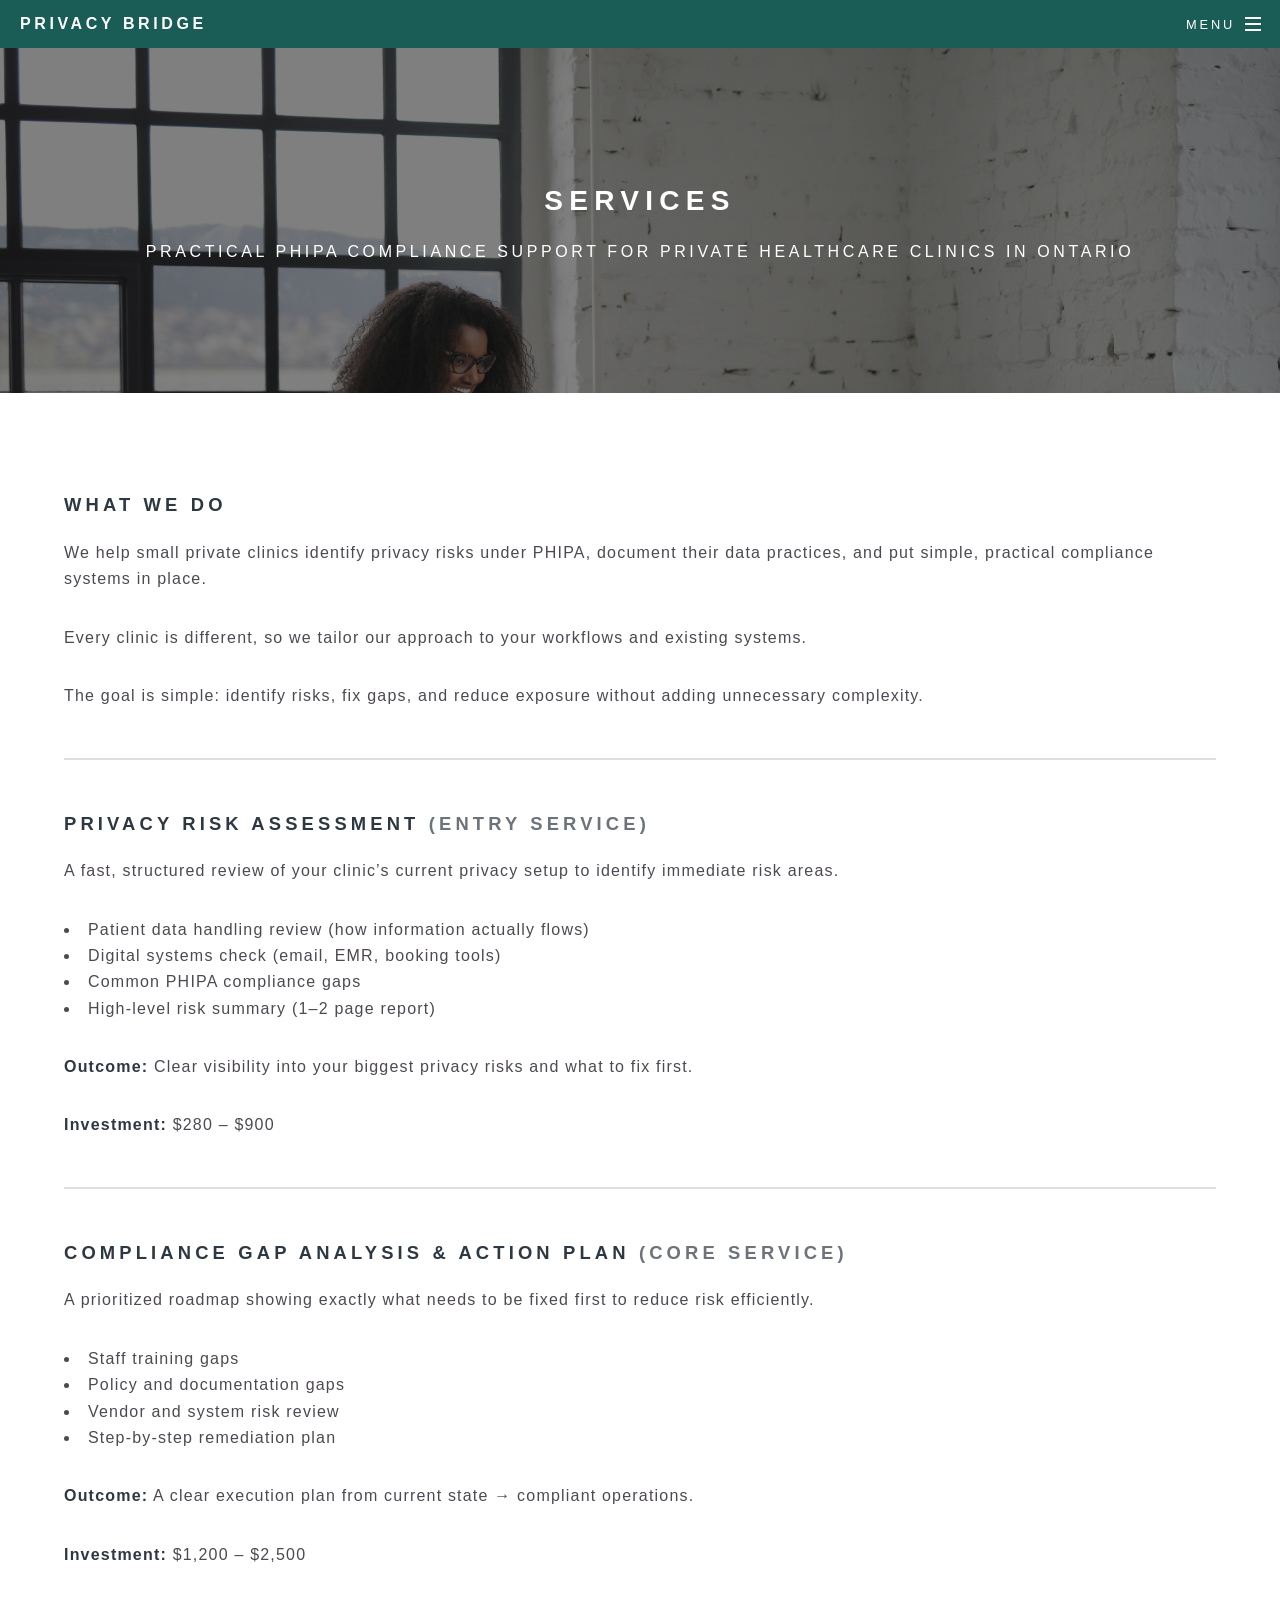
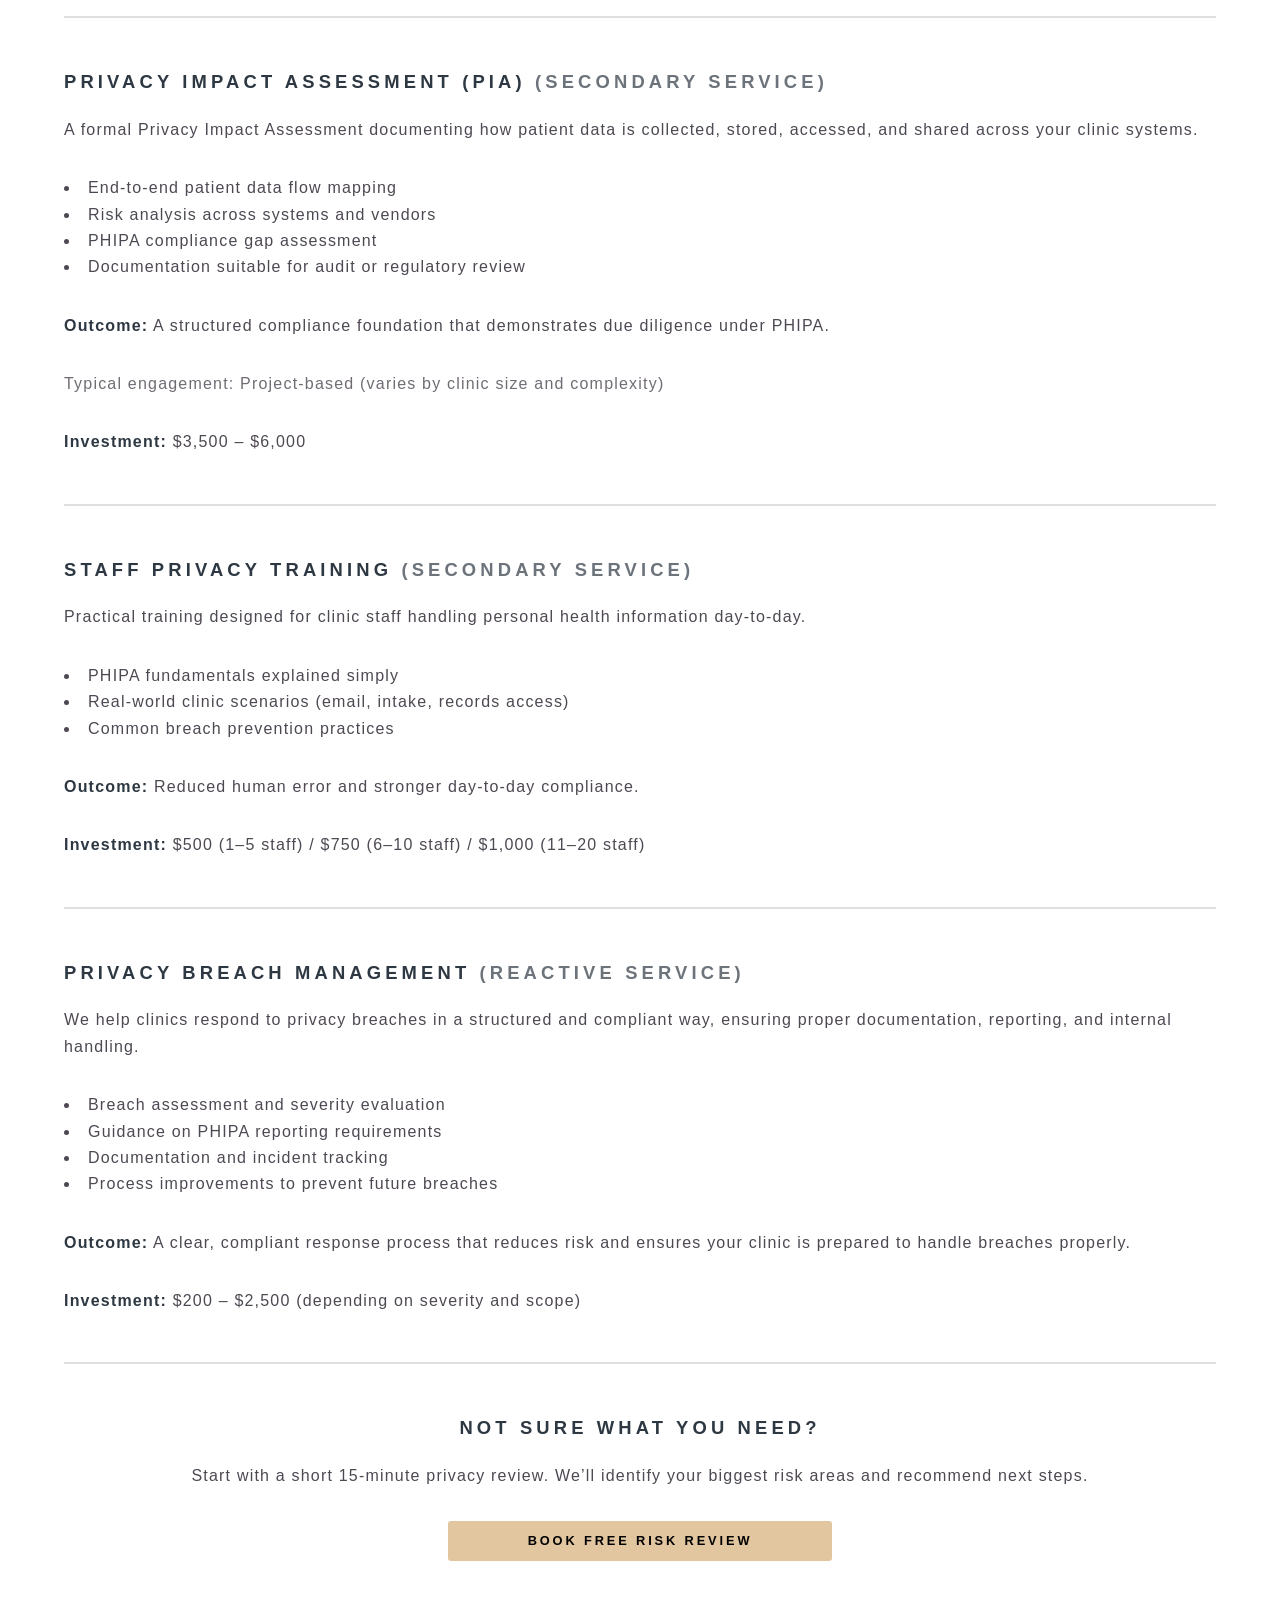
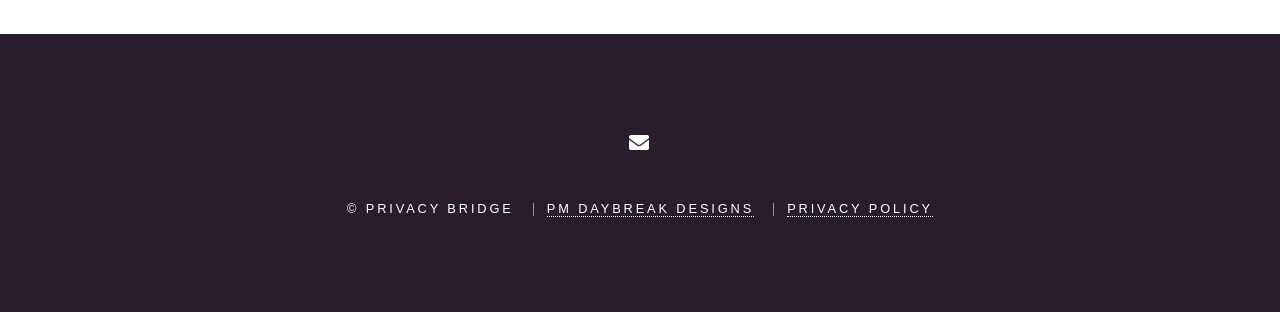
<file: services.html>
<!DOCTYPE HTML>
<html>
<head>
	<title>Services - Privacy Bridge</title>
	<meta charset="utf-8" />
	<meta name="viewport" content="width=device-width, initial-scale=1, user-scalable=no" />
	<link rel="stylesheet" href="assets/css/main.css" />

	<meta property="og:title" content="Services - Privacy Bridge" />
	<meta property="og:description" content="Privacy Bridge helps private clinics identify privacy risks, complete PIAs, and implement practical PHIPA compliance systems." />
	<meta property="og:type" content="website" />

	<link rel="icon" href="./images/favicon.ico" type="image/x-icon" />
	<noscript><link rel="stylesheet" href="assets/css/noscript.css" /></noscript>
</head>

<body class="is-preload">

<div id="page-wrapper">

	<header id="header">
		<h1><a href="index.html">Privacy Bridge</a></h1>
		<nav id="nav">
			<ul>
				<li class="special">
					<a href="#menu" class="menuToggle"><span>Menu</span></a>
					<div id="menu">
						<ul>
							<li><a href="index.html">Home</a></li>
							<li><a href="about.html">About</a></li>
							<li><a href="services.html">Services</a></li>
							<li><a href="compliance.html">Compliance Guide</a></li>
							<li><a href="contact.html">Contact</a></li>
						</ul>
					</div>
				</li>
			</ul>
		</nav>
	</header>

<article id="main">

<header>
	<h2>Services</h2>
	<p>Practical PHIPA compliance support for private healthcare clinics in Ontario</p>
</header>

<section class="wrapper style5">
<div class="inner">

<!-- INTRO -->
<section>
	<h3>What we do</h3>
	<p>
		We help small private clinics identify privacy risks under PHIPA, document their data practices, and put simple, practical compliance systems in place.
	</p>
	<p>	Every clinic is different, so we tailor our approach to your workflows and existing systems.</p>
	<p>The goal is simple: identify risks, fix gaps, and reduce exposure without adding unnecessary complexity.</p>	
</section>

<hr />

<!-- SERVICE 1 -->
<section>
	<h3>Privacy Risk Assessment <span style="opacity:0.7;">(Entry Service)</span></h3>
	<p>
		A fast, structured review of your clinic’s current privacy setup to identify immediate risk areas.
	</p>

	<ul>
		<li>Patient data handling review (how information actually flows)</li>
		<li>Digital systems check (email, EMR, booking tools)</li>
		<li>Common PHIPA compliance gaps</li>
		<li>High-level risk summary (1–2 page report)</li>
	</ul>

	<p><strong>Outcome:</strong> Clear visibility into your biggest privacy risks and what to fix first.</p>
	<p><strong>Investment:</strong> $280 – $900</p>
</section>

<hr />

<!-- SERVICE 2 (CORE) -->
<section>
	<h3>Compliance Gap Analysis & Action Plan <span style="opacity:0.7;">(Core Service)</span></h3>

	<p>
		A prioritized roadmap showing exactly what needs to be fixed first to reduce risk efficiently.
	</p>

	<ul>
		<li>Staff training gaps</li>
		<li>Policy and documentation gaps</li>
		<li>Vendor and system risk review</li>
		<li>Step-by-step remediation plan</li>
	</ul>

	<p><strong>Outcome:</strong> A clear execution plan from current state → compliant operations.</p>
	<p><strong>Investment:</strong> $1,200 – $2,500</p>
</section>

<hr />

<!-- SERVICE 3 (PIA) -->
<section>
	<h3>Privacy Impact Assessment (PIA) <span style="opacity:0.7;">(Secondary Service)</span></h3>

	<p>
		A formal Privacy Impact Assessment documenting how patient data is collected, stored, accessed, and shared across your clinic systems.
	</p>

	<ul>
		<li>End-to-end patient data flow mapping</li>
		<li>Risk analysis across systems and vendors</li>
		<li>PHIPA compliance gap assessment</li>
		<li>Documentation suitable for audit or regulatory review</li>
	</ul>

	<p><strong>Outcome:</strong> A structured compliance foundation that demonstrates due diligence under PHIPA.</p>

	<p style="opacity:0.8;">
		Typical engagement: Project-based (varies by clinic size and complexity)
	</p>

	<p><strong>Investment:</strong> $3,500 – $6,000</p>
</section>

<hr />

<!-- SERVICE 4 -->
<section>
	<h3>Staff Privacy Training <span style="opacity:0.7;">(Secondary Service)</span></h3>

	<p>
		Practical training designed for clinic staff handling personal health information day-to-day.
	</p>

	<ul>
		<li>PHIPA fundamentals explained simply</li>
		<li>Real-world clinic scenarios (email, intake, records access)</li>
		<li>Common breach prevention practices</li>
	</ul>

	<p><strong>Outcome:</strong> Reduced human error and stronger day-to-day compliance.</p>

	<p><strong>Investment:</strong> $500 (1–5 staff) / $750 (6–10 staff) / $1,000 (11–20 staff)</p>
</section>

<hr />

<!-- SERVICE 5 -->
<section>
	<h3>Privacy Breach Management <span style="opacity:0.7;">(Reactive Service)</span></h3>

	<p>
		We help clinics respond to privacy breaches in a structured and compliant way, ensuring proper documentation, reporting, and internal handling.
	</p>

	<ul>
		<li>Breach assessment and severity evaluation</li>
		<li>Guidance on PHIPA reporting requirements</li>
		<li>Documentation and incident tracking</li>
		<li>Process improvements to prevent future breaches</li>
	</ul>

	<p><strong>Outcome:</strong> A clear, compliant response process that reduces risk and ensures your clinic is prepared to handle breaches properly.</p>

	<p><strong>Investment:</strong> $200 – $2,500 (depending on severity and scope)</p>
</section>

<hr />

<!-- HOW IT WORKS -->
<!-- <section>
	<h3>How we work</h3>

	<p>
		Every clinic is different, so we provide customized feedback and recommendations.
		We also review how your systems operate and build compliance around your real workflows.
	</p>

	<p>
		The goal is simple: identify risk clearly, document properly, and reduce exposure without overcomplicating operations.
	</p>
</section>

<hr /> -->

<!-- CTA -->
<section style="text-align:center;">
	<h3>Not sure what you need?</h3>
	<p>
		Start with a short 15-minute privacy review. We’ll identify your biggest risk areas and recommend next steps.
	</p>

	<a href="https://calendly.com/pmb-html/consultation"
	   class="button fit primary"
	   target="_blank">
	   Book Free Risk Review
	</a>
</section>

</div>
</section>

</article>

	<!-- FOOTER -->
	<footer id="footer">
		<ul class="icons">
			<li><a href="mailto:privacy@privacybridge.ca" class="icon solid fa-envelope"><span class="label">Email</span></a></li>
		</ul>

		<ul class="copyright">
			<li>&copy; Privacy Bridge</li>
			<li><a href="http://pmdaybreak.com">PM DAYBREAK DESIGNS</a></li>
			<li><a href="#" data-modal-trigger="privacy-modal">Privacy Policy</a></li>
		</ul>
	</footer>

	<!-- PRIVACY MODAL -->
	<div id="privacy-modal" class="modal">
<div class="modal-content">
	<span class="modal-close">&times;</span>

	<h2>Privacy Policy</h2>

	<p><strong style='color:black'>Last Updated: August 6, 2026</strong></p>

	<p>
		Privacy Bridge is a privacy consulting practice operated by PM Daybreak Designs.
		This Privacy Policy explains how we collect, use, and protect personal information
		when you visit our website or contact us regarding our services.
	</p>

	<h3 style='color:black'>Information We Collect</h3>

	<p>
		We may collect personal information that you voluntarily provide, including your
		name, email address, phone number, organization details, and any information
		included in messages submitted through our website or other communications.
	</p>

	<p>
		We may also collect limited technical information related to website usage,
		such as browser type, device information, or website activity, where applicable.
	</p>

	<h3 style='color:black'>How We Use Information</h3>

	<p>
		Personal information is used to respond to inquiries, provide requested services,
		schedule consultations, communicate with clients, and maintain business records.
	</p>

	<p>
		We do not sell, rent, or share personal information with third parties for
		marketing purposes.
	</p>

	<h3 style='color:black'>Protection of Information</h3>

	<p>
		We maintain reasonable administrative, technical, and physical safeguards designed
		to protect personal information from unauthorized access, use, or disclosure.
		However, no method of electronic transmission or storage is completely secure.
	</p>

	<h3 style='color:black'>Retention of Information</h3>

	<p>
		We retain personal information only for as long as necessary to fulfill the
		purpose for which it was collected or to meet applicable legal and business
		requirements.
	</p>

	<h3 style='color:black'>Your Privacy Rights</h3>

	<p>
		You may request access to, correction of, or deletion of your personal information,
		subject to applicable legal requirements.
	</p>

	<h3 style='color:black'>Contact Us</h3>

	<p>
		If you have questions about this Privacy Policy or how your information is handled,
		please contact us at:
	</p>

	<p>
		privacy@privacybridge.ca
	</p>

	<p>
		By using this website, you acknowledge this Privacy Policy.
	</p>

</div>
	</div>

</div>

<script src="assets/js/jquery.min.js"></script>
<script src="assets/js/jquery.scrollex.min.js"></script>
<script src="assets/js/jquery.scrolly.min.js"></script>
<script src="assets/js/browser.min.js"></script>
<script src="assets/js/breakpoints.min.js"></script>
<script src="assets/js/util.js"></script>
<script src="assets/js/main.js"></script>
</body>
</html>
</file>
<file: assets/css/noscript.css>
/*
	Spectral by HTML5 UP
	html5up.net | @ajlkn
	Free for personal and commercial use under the CCA 3.0 license (html5up.net/license)
*/

/* Banner */

	body.is-preload #banner h2 {
		-moz-transform: none;
		-webkit-transform: none;
		-ms-transform: none;
		transform: none;
		opacity: 1;
	}

		body.is-preload #banner h2:before, body.is-preload #banner h2:after {
			width: 100%;
		}

	body.is-preload #banner .more {
		-moz-transform: none;
		-webkit-transform: none;
		-ms-transform: none;
		transform: none;
		opacity: 1;
	}

	body.is-preload #banner:after {
		opacity: 0;
	}
</file>
<file: assets/css/main.css>
@import url(fontawesome-all.min.css);
@import url("https://fonts.googleapis.com/css?family=Open+Sans:400,400italic,600,600italic,800,800italic");

/*
	Spectral by HTML5 UP
	html5up.net | @ajlkn
	Free for personal and commercial use under the CCA 3.0 license (html5up.net/license)
*/

html, body, div, span, applet, object,
iframe, h1, h2, h3, h4, h5, h6, p, blockquote,
pre, a, abbr, acronym, address, big, cite,
code, del, dfn, em, img, ins, kbd, q, s, samp,
small, strike, strong, sub, sup, tt, var, b,
u, i, center, dl, dt, dd, ol, ul, li, fieldset,
form, label, legend, table, caption, tbody,
tfoot, thead, tr, th, td, article, aside,
canvas, details, embed, figure, figcaption,
footer, header, hgroup, menu, nav, output, ruby,
section, summary, time, mark, audio, video {
	margin: 0;
	padding: 0;
	border: 0;
	font-size: 100%;
	font: inherit;
	vertical-align: baseline;}

article, aside, details, figcaption, figure,
footer, header, hgroup, menu, nav, section {
	display: block;}

body {
	line-height: 1;
}

ol, ul {
	list-style: none;
}

blockquote, q {
	quotes: none;
}

	blockquote:before, blockquote:after, q:before, q:after {
		content: '';
		content: none;
	}

table {
	border-collapse: collapse;
	border-spacing: 0;
}

body {
	-webkit-text-size-adjust: none;
}

mark {
	background-color: transparent;
	color: inherit;
}

input::-moz-focus-inner {
	border: 0;
	padding: 0;
}

input, select, textarea {
	-moz-appearance: none;
	-webkit-appearance: none;
	-ms-appearance: none;
	appearance: none;
}

/* Basic */

	@-ms-viewport {
		width: device-width;
	}

	html {
		box-sizing: border-box;
	}

	*, *:before, *:after {
		box-sizing: inherit;
	}

	body {
		background: #F3EFE9;
	}

		body.is-preload *, body.is-preload *:before, body.is-preload *:after {
			-moz-animation: none !important;
			-webkit-animation: none !important;
			-ms-animation: none !important;
			animation: none !important;
			-moz-transition: none !important;
			-webkit-transition: none !important;
			-ms-transition: none !important;
			transition: none !important;
		}

	body, input, select, textarea {
		color: #fff;
		font-family: 'Belleza', sans-serif;
		font-size: 15pt;
		font-weight: 400;
		letter-spacing: 0.075em;
		line-height: 1.65em;
	}

		@media screen and (max-width: 1680px) {

			body, input, select, textarea {
				font-size: 13pt;
			}

		}

		@media screen and (max-width: 1280px) {

			body, input, select, textarea {
				font-size: 12pt;
			}

		}

		@media screen and (max-width: 736px) {

			body, input, select, textarea {
				font-size: 11pt;
				letter-spacing: 0.0375em;
			}

		}

	a {
		-moz-transition: color 0.2s ease, border-bottom-color 0.2s ease;
		-webkit-transition: color 0.2s ease, border-bottom-color 0.2s ease;
		-ms-transition: color 0.2s ease, border-bottom-color 0.2s ease;
		transition: color 0.2s ease, border-bottom-color 0.2s ease;
		border-bottom: dotted 1px;
		color: inherit;
		text-decoration: none;
	}

		a:hover {
			border-bottom-color: transparent;
		}

	strong, b {
		color: #fff;
		font-weight: 600;
	}

	em, i {
		font-style: italic;
	}

	p {
		margin: 0 0 2em 0;
	}

	h1, h2, h3, h4, h5, h6 {
		color: #fff;
		font-weight: 800;
		letter-spacing: 0.225em;
		line-height: 1em;
		margin: 0 0 1em 0;
		text-transform: uppercase;
	}

		h1 a, h2 a, h3 a, h4 a, h5 a, h6 a {
			color: inherit;
			text-decoration: none;
		}

	h2 {
		font-size: 1.35em;
		line-height: 1.75em;
	}

		@media screen and (max-width: 736px) {

			h2 {
				font-size: 1.1em;
				line-height: 1.65em;
			}

		}

	h3 {
		font-size: 1.15em;
		line-height: 1.75em;
	}

		@media screen and (max-width: 736px) {

			h3 {
				font-size: 1em;
				line-height: 1.65em;
			}

		}

	h4 {
		font-size: 1em;
		line-height: 1.5em;
	}

	h5 {
		font-size: 0.8em;
		line-height: 1.5em;
	}

	h6 {
		font-size: 0.7em;
		line-height: 1.5em;
	}

	sub {
		font-size: 0.8em;
		position: relative;
		top: 0.5em;
	}

	sup {
		font-size: 0.8em;
		position: relative;
		top: -0.5em;
	}

	hr {
		border: 0;
		border-bottom: solid 2px #fff;
		margin: 3em 0;
	}

		hr.major {
			margin: 4.5em 0;
		}

	blockquote {
		border-left: solid 4px #fff;
		font-style: italic;
		margin: 0 0 2em 0;
		padding: 0.5em 0 0.5em 2em;
	}

	code {
		background: rgba(144, 144, 144, 0.25);
		border-radius: 3px;
		font-family: "Courier New", monospace;
		font-size: 0.9em;
		letter-spacing: 0;
		margin: 0 0.25em;
		padding: 0.25em 0.65em;
	}

	pre {
		-webkit-overflow-scrolling: touch;
		font-family: "Courier New", monospace;
		font-size: 0.9em;
		margin: 0 0 2em 0;
	}

		pre code {
			display: block;
			line-height: 1.75em;
			padding: 1em 1.5em;
			overflow-x: auto;
		}

	.align-left {
		text-align: left;
	}

	.align-center {
		text-align: center;
	}

	.align-right {
		text-align: right;
	}

/* Row */

	.row {
		display: flex;
		flex-wrap: wrap;
		box-sizing: border-box;
		align-items: stretch;
	}

		.row > * {
			box-sizing: border-box;
		}

		.row.gtr-uniform > * > :last-child {
			margin-bottom: 0;
		}

		.row.aln-left {
			justify-content: flex-start;
		}

		.row.aln-center {
			justify-content: center;
		}

		.row.aln-right {
			justify-content: flex-end;
		}

		.row.aln-top {
			align-items: flex-start;
		}

		.row.aln-middle {
			align-items: center;
		}

		.row.aln-bottom {
			align-items: flex-end;
		}

		.row > .imp {
			order: -1;
		}

		.row > .col-1 {
			width: 8.33333%;
		}

		.row > .off-1 {
			margin-left: 8.33333%;
		}

		.row > .col-2 {
			width: 16.66667%;
		}

		.row > .off-2 {
			margin-left: 16.66667%;
		}

		.row > .col-3 {
			width: 25%;
		}

		.row > .off-3 {
			margin-left: 25%;
		}

		.row > .col-4 {
			width: 33.33333%;
		}

		.row > .off-4 {
			margin-left: 33.33333%;
		}

		.row > .col-5 {
			width: 41.66667%;
		}

		.row > .off-5 {
			margin-left: 41.66667%;
		}

		.row > .col-6 {
			width: 50%;
		}

		.row > .off-6 {
			margin-left: 50%;
		}

		.row > .col-7 {
			width: 58.33333%;
		}

		.row > .off-7 {
			margin-left: 58.33333%;
		}

		.row > .col-8 {
			width: 66.66667%;
		}

		.row > .off-8 {
			margin-left: 66.66667%;
		}

		.row > .col-9 {
			width: 75%;
		}

		.row > .off-9 {
			margin-left: 75%;
		}

		.row > .col-10 {
			width: 83.33333%;
		}

		.row > .off-10 {
			margin-left: 83.33333%;
		}

		.row > .col-11 {
			width: 91.66667%;
		}

		.row > .off-11 {
			margin-left: 91.66667%;
		}

		.row > .col-12 {
			width: 100%;
		}

		.row > .off-12 {
			margin-left: 100%;
		}

		.row.gtr-0 {
			margin-top: 0;
			margin-left: 0em;
		}

			.row.gtr-0 > * {
				padding: 0 0 0 0em;
			}

			.row.gtr-0.gtr-uniform {
				margin-top: 0em;
			}

				.row.gtr-0.gtr-uniform > * {
					padding-top: 0em;
				}

		.row.gtr-25 {
			margin-top: 0;
			margin-left: -0.375em;
		}

			.row.gtr-25 > * {
				padding: 0 0 0 0.375em;
			}

			.row.gtr-25.gtr-uniform {
				margin-top: -0.375em;
			}

				.row.gtr-25.gtr-uniform > * {
					padding-top: 0.375em;
				}

		.row.gtr-50 {
			margin-top: 0;
			margin-left: -0.75em;
		}

			.row.gtr-50 > * {
				padding: 0 0 0 0.75em;
			}

			.row.gtr-50.gtr-uniform {
				margin-top: -0.75em;
			}

				.row.gtr-50.gtr-uniform > * {
					padding-top: 0.75em;
				}

		.row {
			margin-top: 0;
			margin-left: -1.5em;
		}

			.row > * {
				padding: 0 0 0 1.5em;
			}

			.row.gtr-uniform {
				margin-top: -1.5em;
			}

				.row.gtr-uniform > * {
					padding-top: 1.5em;
				}

		.row.gtr-150 {
			margin-top: 0;
			margin-left: -2.25em;
		}

			.row.gtr-150 > * {
				padding: 0 0 0 2.25em;
			}

			.row.gtr-150.gtr-uniform {
				margin-top: -2.25em;
			}

				.row.gtr-150.gtr-uniform > * {
					padding-top: 2.25em;
				}

		.row.gtr-200 {
			margin-top: 0;
			margin-left: -3em;
		}

			.row.gtr-200 > * {
				padding: 0 0 0 3em;
			}

			.row.gtr-200.gtr-uniform {
				margin-top: -3em;
			}

				.row.gtr-200.gtr-uniform > * {
					padding-top: 3em;
				}

		@media screen and (max-width: 1680px) {

			.row {
				display: flex;
				flex-wrap: wrap;
				box-sizing: border-box;
				align-items: stretch;
			}

				.row > * {
					box-sizing: border-box;
				}

				.row.gtr-uniform > * > :last-child {
					margin-bottom: 0;
				}

				.row.aln-left {
					justify-content: flex-start;
				}

				.row.aln-center {
					justify-content: center;
				}

				.row.aln-right {
					justify-content: flex-end;
				}

				.row.aln-top {
					align-items: flex-start;
				}

				.row.aln-middle {
					align-items: center;
				}

				.row.aln-bottom {
					align-items: flex-end;
				}

				.row > .imp-xlarge {
					order: -1;
				}

				.row > .col-1-xlarge {
					width: 8.33333%;
				}

				.row > .off-1-xlarge {
					margin-left: 8.33333%;
				}

				.row > .col-2-xlarge {
					width: 16.66667%;
				}

				.row > .off-2-xlarge {
					margin-left: 16.66667%;
				}

				.row > .col-3-xlarge {
					width: 25%;
				}

				.row > .off-3-xlarge {
					margin-left: 25%;
				}

				.row > .col-4-xlarge {
					width: 33.33333%;
				}

				.row > .off-4-xlarge {
					margin-left: 33.33333%;
				}

				.row > .col-5-xlarge {
					width: 41.66667%;
				}

				.row > .off-5-xlarge {
					margin-left: 41.66667%;
				}

				.row > .col-6-xlarge {
					width: 50%;
				}

				.row > .off-6-xlarge {
					margin-left: 50%;
				}

				.row > .col-7-xlarge {
					width: 58.33333%;
				}

				.row > .off-7-xlarge {
					margin-left: 58.33333%;
				}

				.row > .col-8-xlarge {
					width: 66.66667%;
				}

				.row > .off-8-xlarge {
					margin-left: 66.66667%;
				}

				.row > .col-9-xlarge {
					width: 75%;
				}

				.row > .off-9-xlarge {
					margin-left: 75%;
				}

				.row > .col-10-xlarge {
					width: 83.33333%;
				}

				.row > .off-10-xlarge {
					margin-left: 83.33333%;
				}

				.row > .col-11-xlarge {
					width: 91.66667%;
				}

				.row > .off-11-xlarge {
					margin-left: 91.66667%;
				}

				.row > .col-12-xlarge {
					width: 100%;
				}

				.row > .off-12-xlarge {
					margin-left: 100%;
				}

				.row.gtr-0 {
					margin-top: 0;
					margin-left: 0em;
				}

					.row.gtr-0 > * {
						padding: 0 0 0 0em;
					}

					.row.gtr-0.gtr-uniform {
						margin-top: 0em;
					}

						.row.gtr-0.gtr-uniform > * {
							padding-top: 0em;
						}

				.row.gtr-25 {
					margin-top: 0;
					margin-left: -0.375em;
				}

					.row.gtr-25 > * {
						padding: 0 0 0 0.375em;
					}

					.row.gtr-25.gtr-uniform {
						margin-top: -0.375em;
					}

						.row.gtr-25.gtr-uniform > * {
							padding-top: 0.375em;
						}

				.row.gtr-50 {
					margin-top: 0;
					margin-left: -0.75em;
				}

					.row.gtr-50 > * {
						padding: 0 0 0 0.75em;
					}

					.row.gtr-50.gtr-uniform {
						margin-top: -0.75em;
					}

						.row.gtr-50.gtr-uniform > * {
							padding-top: 0.75em;
						}

				.row {
					margin-top: 0;
					margin-left: -1.5em;
				}

					.row > * {
						padding: 0 0 0 1.5em;
					}

					.row.gtr-uniform {
						margin-top: -1.5em;
					}

						.row.gtr-uniform > * {
							padding-top: 1.5em;
						}

				.row.gtr-150 {
					margin-top: 0;
					margin-left: -2.25em;
				}

					.row.gtr-150 > * {
						padding: 0 0 0 2.25em;
					}

					.row.gtr-150.gtr-uniform {
						margin-top: -2.25em;
					}

						.row.gtr-150.gtr-uniform > * {
							padding-top: 2.25em;
						}

				.row.gtr-200 {
					margin-top: 0;
					margin-left: -3em;
				}

					.row.gtr-200 > * {
						padding: 0 0 0 3em;
					}

					.row.gtr-200.gtr-uniform {
						margin-top: -3em;
					}

						.row.gtr-200.gtr-uniform > * {
							padding-top: 3em;
						}

		}

		@media screen and (max-width: 1280px) {

			.row {
				display: flex;
				flex-wrap: wrap;
				box-sizing: border-box;
				align-items: stretch;
			}

				.row > * {
					box-sizing: border-box;
				}

				.row.gtr-uniform > * > :last-child {
					margin-bottom: 0;
				}

				.row.aln-left {
					justify-content: flex-start;
				}

				.row.aln-center {
					justify-content: center;
				}

				.row.aln-right {
					justify-content: flex-end;
				}

				.row.aln-top {
					align-items: flex-start;
				}

				.row.aln-middle {
					align-items: center;
				}

				.row.aln-bottom {
					align-items: flex-end;
				}

				.row > .imp-large {
					order: -1;
				}

				.row > .col-1-large {
					width: 8.33333%;
				}

				.row > .off-1-large {
					margin-left: 8.33333%;
				}

				.row > .col-2-large {
					width: 16.66667%;
				}

				.row > .off-2-large {
					margin-left: 16.66667%;
				}

				.row > .col-3-large {
					width: 25%;
				}

				.row > .off-3-large {
					margin-left: 25%;
				}

				.row > .col-4-large {
					width: 33.33333%;
				}

				.row > .off-4-large {
					margin-left: 33.33333%;
				}

				.row > .col-5-large {
					width: 41.66667%;
				}

				.row > .off-5-large {
					margin-left: 41.66667%;
				}

				.row > .col-6-large {
					width: 50%;
				}

				.row > .off-6-large {
					margin-left: 50%;
				}

				.row > .col-7-large {
					width: 58.33333%;
				}

				.row > .off-7-large {
					margin-left: 58.33333%;
				}

				.row > .col-8-large {
					width: 66.66667%;
				}

				.row > .off-8-large {
					margin-left: 66.66667%;
				}

				.row > .col-9-large {
					width: 75%;
				}

				.row > .off-9-large {
					margin-left: 75%;
				}

				.row > .col-10-large {
					width: 83.33333%;
				}

				.row > .off-10-large {
					margin-left: 83.33333%;
				}

				.row > .col-11-large {
					width: 91.66667%;
				}

				.row > .off-11-large {
					margin-left: 91.66667%;
				}

				.row > .col-12-large {
					width: 100%;
				}

				.row > .off-12-large {
					margin-left: 100%;
				}

				.row.gtr-0 {
					margin-top: 0;
					margin-left: 0em;
				}

					.row.gtr-0 > * {
						padding: 0 0 0 0em;
					}

					.row.gtr-0.gtr-uniform {
						margin-top: 0em;
					}

						.row.gtr-0.gtr-uniform > * {
							padding-top: 0em;
						}

				.row.gtr-25 {
					margin-top: 0;
					margin-left: -0.375em;
				}

					.row.gtr-25 > * {
						padding: 0 0 0 0.375em;
					}

					.row.gtr-25.gtr-uniform {
						margin-top: -0.375em;
					}

						.row.gtr-25.gtr-uniform > * {
							padding-top: 0.375em;
						}

				.row.gtr-50 {
					margin-top: 0;
					margin-left: -0.75em;
				}

					.row.gtr-50 > * {
						padding: 0 0 0 0.75em;
					}

					.row.gtr-50.gtr-uniform {
						margin-top: -0.75em;
					}

						.row.gtr-50.gtr-uniform > * {
							padding-top: 0.75em;
						}

				.row {
					margin-top: 0;
					margin-left: -1.5em;
				}

					.row > * {
						padding: 0 0 0 1.5em;
					}

					.row.gtr-uniform {
						margin-top: -1.5em;
					}

						.row.gtr-uniform > * {
							padding-top: 1.5em;
						}

				.row.gtr-150 {
					margin-top: 0;
					margin-left: -2.25em;
				}

					.row.gtr-150 > * {
						padding: 0 0 0 2.25em;
					}

					.row.gtr-150.gtr-uniform {
						margin-top: -2.25em;
					}

						.row.gtr-150.gtr-uniform > * {
							padding-top: 2.25em;
						}

				.row.gtr-200 {
					margin-top: 0;
					margin-left: -3em;
				}

					.row.gtr-200 > * {
						padding: 0 0 0 3em;
					}

					.row.gtr-200.gtr-uniform {
						margin-top: -3em;
					}

						.row.gtr-200.gtr-uniform > * {
							padding-top: 3em;
						}

		}

		@media screen and (max-width: 980px) {

			.row {
				display: flex;
				flex-wrap: wrap;
				box-sizing: border-box;
				align-items: stretch;
			}

				.row > * {
					box-sizing: border-box;
				}

				.row.gtr-uniform > * > :last-child {
					margin-bottom: 0;
				}

				.row.aln-left {
					justify-content: flex-start;
				}

				.row.aln-center {
					justify-content: center;
				}

				.row.aln-right {
					justify-content: flex-end;
				}

				.row.aln-top {
					align-items: flex-start;
				}

				.row.aln-middle {
					align-items: center;
				}

				.row.aln-bottom {
					align-items: flex-end;
				}

				.row > .imp-medium {
					order: -1;
				}

				.row > .col-1-medium {
					width: 8.33333%;
				}

				.row > .off-1-medium {
					margin-left: 8.33333%;
				}

				.row > .col-2-medium {
					width: 16.66667%;
				}

				.row > .off-2-medium {
					margin-left: 16.66667%;
				}

				.row > .col-3-medium {
					width: 25%;
				}

				.row > .off-3-medium {
					margin-left: 25%;
				}

				.row > .col-4-medium {
					width: 33.33333%;
				}

				.row > .off-4-medium {
					margin-left: 33.33333%;
				}

				.row > .col-5-medium {
					width: 41.66667%;
				}

				.row > .off-5-medium {
					margin-left: 41.66667%;
				}

				.row > .col-6-medium {
					width: 50%;
				}

				.row > .off-6-medium {
					margin-left: 50%;
				}

				.row > .col-7-medium {
					width: 58.33333%;
				}

				.row > .off-7-medium {
					margin-left: 58.33333%;
				}

				.row > .col-8-medium {
					width: 66.66667%;
				}

				.row > .off-8-medium {
					margin-left: 66.66667%;
				}

				.row > .col-9-medium {
					width: 75%;
				}

				.row > .off-9-medium {
					margin-left: 75%;
				}

				.row > .col-10-medium {
					width: 83.33333%;
				}

				.row > .off-10-medium {
					margin-left: 83.33333%;
				}

				.row > .col-11-medium {
					width: 91.66667%;
				}

				.row > .off-11-medium {
					margin-left: 91.66667%;
				}

				.row > .col-12-medium {
					width: 100%;
				}

				.row > .off-12-medium {
					margin-left: 100%;
				}

				.row.gtr-0 {
					margin-top: 0;
					margin-left: 0em;
				}

					.row.gtr-0 > * {
						padding: 0 0 0 0em;
					}

					.row.gtr-0.gtr-uniform {
						margin-top: 0em;
					}

						.row.gtr-0.gtr-uniform > * {
							padding-top: 0em;
						}

				.row.gtr-25 {
					margin-top: 0;
					margin-left: -0.375em;
				}

					.row.gtr-25 > * {
						padding: 0 0 0 0.375em;
					}

					.row.gtr-25.gtr-uniform {
						margin-top: -0.375em;
					}

						.row.gtr-25.gtr-uniform > * {
							padding-top: 0.375em;
						}

				.row.gtr-50 {
					margin-top: 0;
					margin-left: -0.75em;
				}

					.row.gtr-50 > * {
						padding: 0 0 0 0.75em;
					}

					.row.gtr-50.gtr-uniform {
						margin-top: -0.75em;
					}

						.row.gtr-50.gtr-uniform > * {
							padding-top: 0.75em;
						}

				.row {
					margin-top: 0;
					margin-left: -1.5em;
				}

					.row > * {
						padding: 0 0 0 1.5em;
					}

					.row.gtr-uniform {
						margin-top: -1.5em;
					}

						.row.gtr-uniform > * {
							padding-top: 1.5em;
						}

				.row.gtr-150 {
					margin-top: 0;
					margin-left: -2.25em;
				}

					.row.gtr-150 > * {
						padding: 0 0 0 2.25em;
					}

					.row.gtr-150.gtr-uniform {
						margin-top: -2.25em;
					}

						.row.gtr-150.gtr-uniform > * {
							padding-top: 2.25em;
						}

				.row.gtr-200 {
					margin-top: 0;
					margin-left: -3em;
				}

					.row.gtr-200 > * {
						padding: 0 0 0 3em;
					}

					.row.gtr-200.gtr-uniform {
						margin-top: -3em;
					}

						.row.gtr-200.gtr-uniform > * {
							padding-top: 3em;
						}

		}

		@media screen and (max-width: 736px) {

			.row {
				display: flex;
				flex-wrap: wrap;
				box-sizing: border-box;
				align-items: stretch;
			}

				.row > * {
					box-sizing: border-box;
				}

				.row.gtr-uniform > * > :last-child {
					margin-bottom: 0;
				}

				.row.aln-left {
					justify-content: flex-start;
				}

				.row.aln-center {
					justify-content: center;
				}

				.row.aln-right {
					justify-content: flex-end;
				}

				.row.aln-top {
					align-items: flex-start;
				}

				.row.aln-middle {
					align-items: center;
				}

				.row.aln-bottom {
					align-items: flex-end;
				}

				.row > .imp-small {
					order: -1;
				}

				.row > .col-1-small {
					width: 8.33333%;
				}

				.row > .off-1-small {
					margin-left: 8.33333%;
				}

				.row > .col-2-small {
					width: 16.66667%;
				}

				.row > .off-2-small {
					margin-left: 16.66667%;
				}

				.row > .col-3-small {
					width: 25%;
				}

				.row > .off-3-small {
					margin-left: 25%;
				}

				.row > .col-4-small {
					width: 33.33333%;
				}

				.row > .off-4-small {
					margin-left: 33.33333%;
				}

				.row > .col-5-small {
					width: 41.66667%;
				}

				.row > .off-5-small {
					margin-left: 41.66667%;
				}

				.row > .col-6-small {
					width: 50%;
				}

				.row > .off-6-small {
					margin-left: 50%;
				}

				.row > .col-7-small {
					width: 58.33333%;
				}

				.row > .off-7-small {
					margin-left: 58.33333%;
				}

				.row > .col-8-small {
					width: 66.66667%;
				}

				.row > .off-8-small {
					margin-left: 66.66667%;
				}

				.row > .col-9-small {
					width: 75%;
				}

				.row > .off-9-small {
					margin-left: 75%;
				}

				.row > .col-10-small {
					width: 83.33333%;
				}

				.row > .off-10-small {
					margin-left: 83.33333%;
				}

				.row > .col-11-small {
					width: 91.66667%;
				}

				.row > .off-11-small {
					margin-left: 91.66667%;
				}

				.row > .col-12-small {
					width: 100%;
				}

				.row > .off-12-small {
					margin-left: 100%;
				}

				.row.gtr-0 {
					margin-top: 0;
					margin-left: 0em;
				}

					.row.gtr-0 > * {
						padding: 0 0 0 0em;
					}

					.row.gtr-0.gtr-uniform {
						margin-top: 0em;
					}

						.row.gtr-0.gtr-uniform > * {
							padding-top: 0em;
						}

				.row.gtr-25 {
					margin-top: 0;
					margin-left: -0.375em;
				}

					.row.gtr-25 > * {
						padding: 0 0 0 0.375em;
					}

					.row.gtr-25.gtr-uniform {
						margin-top: -0.375em;
					}

						.row.gtr-25.gtr-uniform > * {
							padding-top: 0.375em;
						}

				.row.gtr-50 {
					margin-top: 0;
					margin-left: -0.75em;
				}

					.row.gtr-50 > * {
						padding: 0 0 0 0.75em;
					}

					.row.gtr-50.gtr-uniform {
						margin-top: -0.75em;
					}

						.row.gtr-50.gtr-uniform > * {
							padding-top: 0.75em;
						}

				.row {
					margin-top: 0;
					margin-left: -1.5em;
				}

					.row > * {
						padding: 0 0 0 1.5em;
					}

					.row.gtr-uniform {
						margin-top: -1.5em;
					}

						.row.gtr-uniform > * {
							padding-top: 1.5em;
						}

				.row.gtr-150 {
					margin-top: 0;
					margin-left: -2.25em;
				}

					.row.gtr-150 > * {
						padding: 0 0 0 2.25em;
					}

					.row.gtr-150.gtr-uniform {
						margin-top: -2.25em;
					}

						.row.gtr-150.gtr-uniform > * {
							padding-top: 2.25em;
						}

				.row.gtr-200 {
					margin-top: 0;
					margin-left: -3em;
				}

					.row.gtr-200 > * {
						padding: 0 0 0 3em;
					}

					.row.gtr-200.gtr-uniform {
						margin-top: -3em;
					}

						.row.gtr-200.gtr-uniform > * {
							padding-top: 3em;
						}

		}

		@media screen and (max-width: 480px) {

			.row {
				display: flex;
				flex-wrap: wrap;
				box-sizing: border-box;
				align-items: stretch;
			}

				.row > * {
					box-sizing: border-box;
				}

				.row.gtr-uniform > * > :last-child {
					margin-bottom: 0;
				}

				.row.aln-left {
					justify-content: flex-start;
				}

				.row.aln-center {
					justify-content: center;
				}

				.row.aln-right {
					justify-content: flex-end;
				}

				.row.aln-top {
					align-items: flex-start;
				}

				.row.aln-middle {
					align-items: center;
				}

				.row.aln-bottom {
					align-items: flex-end;
				}

				.row > .imp-xsmall {
					order: -1;
				}

				.row > .col-1-xsmall {
					width: 8.33333%;
				}

				.row > .off-1-xsmall {
					margin-left: 8.33333%;
				}

				.row > .col-2-xsmall {
					width: 16.66667%;
				}

				.row > .off-2-xsmall {
					margin-left: 16.66667%;
				}

				.row > .col-3-xsmall {
					width: 25%;
				}

				.row > .off-3-xsmall {
					margin-left: 25%;
				}

				.row > .col-4-xsmall {
					width: 33.33333%;
				}

				.row > .off-4-xsmall {
					margin-left: 33.33333%;
				}

				.row > .col-5-xsmall {
					width: 41.66667%;
				}

				.row > .off-5-xsmall {
					margin-left: 41.66667%;
				}

				.row > .col-6-xsmall {
					width: 50%;
				}

				.row > .off-6-xsmall {
					margin-left: 50%;
				}

				.row > .col-7-xsmall {
					width: 58.33333%;
				}

				.row > .off-7-xsmall {
					margin-left: 58.33333%;
				}

				.row > .col-8-xsmall {
					width: 66.66667%;
				}

				.row > .off-8-xsmall {
					margin-left: 66.66667%;
				}

				.row > .col-9-xsmall {
					width: 75%;
				}

				.row > .off-9-xsmall {
					margin-left: 75%;
				}

				.row > .col-10-xsmall {
					width: 83.33333%;
				}

				.row > .off-10-xsmall {
					margin-left: 83.33333%;
				}

				.row > .col-11-xsmall {
					width: 91.66667%;
				}

				.row > .off-11-xsmall {
					margin-left: 91.66667%;
				}

				.row > .col-12-xsmall {
					width: 100%;
				}

				.row > .off-12-xsmall {
					margin-left: 100%;
				}

				.row.gtr-0 {
					margin-top: 0;
					margin-left: 0em;
				}

					.row.gtr-0 > * {
						padding: 0 0 0 0em;
					}

					.row.gtr-0.gtr-uniform {
						margin-top: 0em;
					}

						.row.gtr-0.gtr-uniform > * {
							padding-top: 0em;
						}

				.row.gtr-25 {
					margin-top: 0;
					margin-left: -0.375em;
				}

					.row.gtr-25 > * {
						padding: 0 0 0 0.375em;
					}

					.row.gtr-25.gtr-uniform {
						margin-top: -0.375em;
					}

						.row.gtr-25.gtr-uniform > * {
							padding-top: 0.375em;
						}

				.row.gtr-50 {
					margin-top: 0;
					margin-left: -0.75em;
				}

					.row.gtr-50 > * {
						padding: 0 0 0 0.75em;
					}

					.row.gtr-50.gtr-uniform {
						margin-top: -0.75em;
					}

						.row.gtr-50.gtr-uniform > * {
							padding-top: 0.75em;
						}

				.row {
					margin-top: 0;
					margin-left: -1.5em;
				}

					.row > * {
						padding: 0 0 0 1.5em;
					}

					.row.gtr-uniform {
						margin-top: -1.5em;
					}

						.row.gtr-uniform > * {
							padding-top: 1.5em;
						}

				.row.gtr-150 {
					margin-top: 0;
					margin-left: -2.25em;
				}

					.row.gtr-150 > * {
						padding: 0 0 0 2.25em;
					}

					.row.gtr-150.gtr-uniform {
						margin-top: -2.25em;
					}

						.row.gtr-150.gtr-uniform > * {
							padding-top: 2.25em;
						}

				.row.gtr-200 {
					margin-top: 0;
					margin-left: -3em;
				}

					.row.gtr-200 > * {
						padding: 0 0 0 3em;
					}

					.row.gtr-200.gtr-uniform {
						margin-top: -3em;
					}

						.row.gtr-200.gtr-uniform > * {
							padding-top: 3em;
						}

		}

/* Section/Article */

	section.special, article.special {
		text-align: center;
	}

	header p {
		color: rgba(255, 255, 255, 0.5);
		position: relative;
		top: -0.25em;
	}

	header h3 + p {
		font-size: 1.1em;
	}

	header h4 + p,
	header h5 + p,
	header h6 + p {
		font-size: 0.9em;
	}

	header.major {
		margin: 0 0 3.5em 0;
	}

		header.major h2, header.major h3, header.major h4, header.major h5, header.major h6 {
			border-bottom: solid 2px #fff;
			display: inline-block;
			padding-bottom: 1em;
			position: relative;
		}

			header.major h2:after, header.major h3:after, header.major h4:after, header.major h5:after, header.major h6:after {
				content: '';
				display: block;
				height: 1px;
			}

		header.major p {
			color: #fff;
			top: 0;
		}

		@media screen and (max-width: 736px) {

			header.major {
				margin: 0 0 2em 0;
			}

		}

	@media screen and (max-width: 980px) {

		header br {
			display: none;
		}

	}

/* Form */

	form {
		margin: 0 0 2em 0;
	}

	label {
		color: #fff;
		display: block;
		font-size: 0.9em;
		font-weight: 600;
		margin: 0 0 1em 0;
	}

	input[type="text"],
	input[type="password"],
	input[type="email"],
	select,
	textarea {
		-moz-appearance: none;
		-webkit-appearance: none;
		-ms-appearance: none;
		appearance: none;
		background-color: rgba(144, 144, 144, 0.25);
		border-radius: 3px;
		border: none;
		color: inherit;
		display: block;
		outline: 0;
		padding: 0 1em;
		text-decoration: none;
		width: 100%;
	}

		input[type="text"]:invalid,
		input[type="password"]:invalid,
		input[type="email"]:invalid,
		select:invalid,
		textarea:invalid {
			box-shadow: none;
		}

		input[type="text"]:focus,
		input[type="password"]:focus,
		input[type="email"]:focus,
		select:focus,
		textarea:focus {
			box-shadow: 0 0 0 2px #21b2a6;
		}

	select {
		background-size: 1.25em;
		background-repeat: no-repeat;
		background-position: calc(100% - 1em) center;
		height: 2.75em;
		padding-right: 2.75em;
		text-overflow: ellipsis;
	}

		select:focus::-ms-value {
			background-color: transparent;
		}

		select::-ms-expand {
			display: none;
		}

	input[type="text"],
	input[type="password"],
	input[type="email"],
	select {
		height: 2.75em;
	}

	textarea {
		padding: 0.75em 1em;
	}

	input[type="checkbox"],
	input[type="radio"] {
		-moz-appearance: none;
		-webkit-appearance: none;
		-ms-appearance: none;
		appearance: none;
		display: block;
		float: left;
		margin-right: -2em;
		opacity: 0;
		width: 1em;
		z-index: -1;
	}

		input[type="checkbox"] + label,
		input[type="radio"] + label {
			text-decoration: none;
			color: #fff;
			cursor: pointer;
			display: inline-block;
			font-size: 1em;
			font-weight: 400;
			padding-left: 2.4em;
			padding-right: 0.75em;
			position: relative;
		}

			input[type="checkbox"] + label:before,
			input[type="radio"] + label:before {
				-moz-osx-font-smoothing: grayscale;
				-webkit-font-smoothing: antialiased;
				display: inline-block;
				font-style: normal;
				font-variant: normal;
				text-rendering: auto;
				line-height: 1;
				text-transform: none !important;
				font-family: 'Font Awesome 5 Free';
				font-weight: 900;
			}

			input[type="checkbox"] + label:before,
			input[type="radio"] + label:before {
				background: rgba(144, 144, 144, 0.25);
				border-radius: 3px;
				content: '';
				display: inline-block;
				font-size: 0.8em;
				height: 2.0625em;
				left: 0;
				line-height: 2.0625em;
				position: absolute;
				text-align: center;
				top: 0;
				width: 2.0625em;
			}

		input[type="checkbox"]:checked + label:before,
		input[type="radio"]:checked + label:before {
			background: #2e3842;
			color: #fff;
			content: '\f00c';
		}

		input[type="checkbox"]:focus + label:before,
		input[type="radio"]:focus + label:before {
			box-shadow: 0 0 0 2px #21b2a6;
		}

	input[type="checkbox"] + label:before {
		border-radius: 3px;
	}

	input[type="radio"] + label:before {
		border-radius: 100%;
	}

	::-webkit-input-placeholder {
		color: rgba(255, 255, 255, 0.5) !important;
		opacity: 1.0;
	}

	:-moz-placeholder {
		color: rgba(255, 255, 255, 0.5) !important;
		opacity: 1.0;
	}

	::-moz-placeholder {
		color: rgba(255, 255, 255, 0.5) !important;
		opacity: 1.0;
	}

	:-ms-input-placeholder {
		color: rgba(255, 255, 255, 0.5) !important;
		opacity: 1.0;
	}

/* Box */

	.box {
		border-radius: 3px;
		border: solid 2px #fff;
		margin-bottom: 2em;
		padding: 1.5em;
	}

		.box > :last-child,
		.box > :last-child > :last-child,
		.box > :last-child > :last-child > :last-child {
			margin-bottom: 0;
		}

		.box.alt {
			border: 0;
			border-radius: 0;
			padding: 0;
		}

/* Icon */

	.icon {
		text-decoration: none;
		border-bottom: none;
		position: relative;
	}

		.icon:before {
			-moz-osx-font-smoothing: grayscale;
			-webkit-font-smoothing: antialiased;
			display: inline-block;
			font-style: normal;
			font-variant: normal;
			text-rendering: auto;
			line-height: 1;
			text-transform: none !important;
			font-family: 'Font Awesome 5 Free';
			font-weight: 400;
		}

		.icon > .label {
			display: none;
		}

		.icon:before {
			line-height: inherit;
		}

		.icon.solid:before {
			font-weight: 900;
		}

		.icon.brands:before {
			font-family: 'Font Awesome 5 Brands';
		}

		.icon.major {
			-moz-transform: rotate(-45deg);
			-webkit-transform: rotate(-45deg);
			-ms-transform: rotate(-45deg);
			transform: rotate(-45deg);
			border-radius: 3px;
			border: solid 2px #fff;
			display: inline-block;
			font-size: 1.35em;
			height: calc(3em + 2px);
			line-height: 3em;
			text-align: center;
			width: calc(3em + 2px);
		}

			.icon.major:before {
				-moz-transform: rotate(45deg);
				-webkit-transform: rotate(45deg);
				-ms-transform: rotate(45deg);
				transform: rotate(45deg);
				display: inline-block;
				font-size: 1.5em;
			}

			@media screen and (max-width: 736px) {

				.icon.major {
					font-size: 1em;
				}

			}

		.icon.style1 {
			color: #195D56;
		}

		.icon.style2 {
			color: #DB8B7B;
		}

		.icon.style3 {
			color: #E2C6A0;
		}

/* Image */

	.image {
		border-radius: 3px;
		border: 0;
		display: inline-block;
		position: relative;
	}

		.image img {
			border-radius: 3px;
			display: block;
		}

		.image.left {
			float: left;
			margin: 0 2em 2em 0;
			top: 0.25em;
		}

		.image.right {
			float: right;
			margin: 0 0 2em 2em;
			top: 0.25em;
		}

		.image.left, .image.right {
			max-width: 40%;
		}

			.image.left img, .image.right img {
				width: 100%;
			}

		.image.fit {
			display: block;
			margin: 0 0 2em 0;
			width: 100%;
		}

			.image.fit img {
				width: 100%;
			}

/* List */

	ol {
		list-style: decimal;
		margin: 0 0 2em 0;
		padding-left: 1.25em;
	}

		ol li {
			padding-left: 0.25em;
		}

	ul {
		list-style: disc;
		margin: 0 0 2em 0;
		padding-left: 1em;
	}

		ul li {
			padding-left: 0.5em;
		}

		ul.alt {
			list-style: none;
			padding-left: 0;
		}

			ul.alt li {
				border-top: solid 1px #fff;
				padding: 0.5em 0;
			}

				ul.alt li:first-child {
					border-top: 0;
					padding-top: 0;
				}

	dl {
		margin: 0 0 2em 0;
	}

/* Actions */

	ul.actions {
		display: -moz-flex;
		display: -webkit-flex;
		display: -ms-flex;
		display: flex;
		cursor: default;
		list-style: none;
		margin-left: -1em;
		padding-left: 0;
	}

		ul.actions li {
			padding: 0 0 0 1em;
			vertical-align: middle;
		}

		ul.actions.special {
			-moz-justify-content: center;
			-webkit-justify-content: center;
			-ms-justify-content: center;
			justify-content: center;
			width: 100%;
			margin-left: 0;
		}

			ul.actions.special li:first-child {
				padding-left: 0;
			}

		ul.actions.stacked {
			-moz-flex-direction: column;
			-webkit-flex-direction: column;
			-ms-flex-direction: column;
			flex-direction: column;
			margin-left: 0;
		}

			ul.actions.stacked li {
				padding: 1em 0 0 0;
			}

				ul.actions.stacked li:first-child {
					padding-top: 0;
				}

		ul.actions.fit {
			width: calc(100% + 1em);
		}

			ul.actions.fit li {
				-moz-flex-grow: 1;
				-webkit-flex-grow: 1;
				-ms-flex-grow: 1;
				flex-grow: 1;
				-moz-flex-shrink: 1;
				-webkit-flex-shrink: 1;
				-ms-flex-shrink: 1;
				flex-shrink: 1;
				width: 100%;
			}

				ul.actions.fit li > * {
					width: 100%;
				}

			ul.actions.fit.stacked {
				width: 100%;
			}

		@media screen and (max-width: 480px) {

			ul.actions:not(.fixed) {
				-moz-flex-direction: column;
				-webkit-flex-direction: column;
				-ms-flex-direction: column;
				flex-direction: column;
				margin-left: 0;
				width: 100% !important;
			}

				ul.actions:not(.fixed) li {
					-moz-flex-grow: 1;
					-webkit-flex-grow: 1;
					-ms-flex-grow: 1;
					flex-grow: 1;
					-moz-flex-shrink: 1;
					-webkit-flex-shrink: 1;
					-ms-flex-shrink: 1;
					flex-shrink: 1;
					padding: 1em 0 0 0;
					text-align: center;
					width: 100%;
				}

					ul.actions:not(.fixed) li > * {
						width: 100%;
					}

					ul.actions:not(.fixed) li:first-child {
						padding-top: 0;
					}

					ul.actions:not(.fixed) li input[type="submit"],
					ul.actions:not(.fixed) li input[type="reset"],
					ul.actions:not(.fixed) li input[type="button"],
					ul.actions:not(.fixed) li button,
					ul.actions:not(.fixed) li .button {
						width: 100%;
					}

						ul.actions:not(.fixed) li input[type="submit"].icon:before,
						ul.actions:not(.fixed) li input[type="reset"].icon:before,
						ul.actions:not(.fixed) li input[type="button"].icon:before,
						ul.actions:not(.fixed) li button.icon:before,
						ul.actions:not(.fixed) li .button.icon:before {
							margin-left: -0.5em;
						}

		}

/* Icons */

	ul.icons {
		cursor: default;
		list-style: none;
		padding-left: 0;
	}

		ul.icons li {
			display: inline-block;
			padding: 0 1em 0 0;
		}

			ul.icons li:last-child {
				padding-right: 0 !important;
			}

		ul.icons.major {
			padding: 1em 0;
		}

			ul.icons.major li {
				padding-right: 3.5em;
			}

				@media screen and (max-width: 736px) {

					ul.icons.major li {
						padding: 0 1em !important;
					}

				}

/* Table */

	.table-wrapper {
		-webkit-overflow-scrolling: touch;
		overflow-x: auto;
	}

	table {
		margin: 0 0 2em 0;
		width: 100%;
	}

		table tbody tr {
			border: solid 1px #fff;
			border-left: 0;
			border-right: 0;
		}

			table tbody tr:nth-child(2n + 1) {
				background-color: rgba(144, 144, 144, 0.25);
			}

		table td {
			padding: 0.75em 0.75em;
		}

		table th {
			color: #fff;
			font-size: 0.9em;
			font-weight: 600;
			padding: 0 0.75em 0.75em 0.75em;
			text-align: left;
		}

		table thead {
			border-bottom: solid 2px #fff;
		}

		table tfoot {
			border-top: solid 2px #fff;
		}

		table.alt {
			border-collapse: separate;
		}

			table.alt tbody tr td {
				border: solid 1px #fff;
				border-left-width: 0;
				border-top-width: 0;
			}

				table.alt tbody tr td:first-child {
					border-left-width: 1px;
				}

			table.alt tbody tr:first-child td {
				border-top-width: 1px;
			}

			table.alt thead {
				border-bottom: 0;
			}

			table.alt tfoot {
				border-top: 0;
			}

/* Button */

	input[type="submit"],
	input[type="reset"],
	input[type="button"],
	button,
	.button {
		-moz-appearance: none;
		-webkit-appearance: none;
		-ms-appearance: none;
		appearance: none;
		-moz-transition: background-color 0.2s ease-in-out, color 0.2s ease-in-out;
		-webkit-transition: background-color 0.2s ease-in-out, color 0.2s ease-in-out;
		-ms-transition: background-color 0.2s ease-in-out, color 0.2s ease-in-out;
		transition: background-color 0.2s ease-in-out, color 0.2s ease-in-out;
		background-color: transparent;
		border-radius: 3px;
		border: 0;
		box-shadow: inset 0 0 0 2px #fff;
		color: #fff;
		cursor: pointer;
		display: inline-block;
		font-size: 0.8em;
		font-weight: 600;
		height: 3.125em;
		letter-spacing: 0.225em;
		line-height: 3.125em;
		max-width: 30em;
		padding: 0 2.75em;
		text-align: center;
		text-decoration: none;
		text-transform: uppercase;
		white-space: nowrap;
		overflow: hidden;
		text-overflow: ellipsis;
	}

		input[type="submit"]:hover,
		input[type="reset"]:hover,
		input[type="button"]:hover,
		button:hover,
		.button:hover {
			background-color: rgba(144, 144, 144, 0.25);
		}

		input[type="submit"]:active,
		input[type="reset"]:active,
		input[type="button"]:active,
		button:active,
		.button:active {
			background-color: rgba(144, 144, 144, 0.5);
		}

		input[type="submit"].icon:before,
		input[type="reset"].icon:before,
		input[type="button"].icon:before,
		button.icon:before,
		.button.icon:before {
			margin-right: 0.5em;
		}

		input[type="submit"].fit,
		input[type="reset"].fit,
		input[type="button"].fit,
		button.fit,
		.button.fit {
			width: 100%;
		}

		input[type="submit"].small,
		input[type="reset"].small,
		input[type="button"].small,
		button.small,
		.button.small {
			font-size: 0.8em;
		}

		input[type="submit"].large,
		input[type="reset"].large,
		input[type="button"].large,
		button.large,
		.button.large {
			font-size: 1.35em;
		}

		input[type="submit"].primary,
		input[type="reset"].primary,
		input[type="button"].primary,
		button.primary,
		.button.primary {
			background-color: #E2C6A0;
			box-shadow: none !important;
			color: #000000 !important;
		}

			input[type="submit"].primary:hover,
			input[type="reset"].primary:hover,
			input[type="button"].primary:hover,
			button.primary:hover,
			.button.primary:hover {
				background-color: #F0D9BA !important;
			}

			input[type="submit"].primary:active,
			input[type="reset"].primary:active,
			input[type="button"].primary:active,
			button.primary:active,
			.button.primary:active {
				background-color: #D9B78F !important;
			}

		input[type="submit"].disabled, input[type="submit"]:disabled,
		input[type="reset"].disabled,
		input[type="reset"]:disabled,
		input[type="button"].disabled,
		input[type="button"]:disabled,
		button.disabled,
		button:disabled,
		.button.disabled,
		.button:disabled {
			pointer-events: none;
			opacity: 0.25;
		}

		@media screen and (max-width: 736px) {

			input[type="submit"],
			input[type="reset"],
			input[type="button"],
			button,
			.button {
				height: 3.75em;
				line-height: 3.75em;
			}

		}

/* Features */

	.features {
		display: -moz-flex;
		display: -webkit-flex;
		display: -ms-flex;
		display: flex;
		-moz-flex-wrap: wrap;
		-webkit-flex-wrap: wrap;
		-ms-flex-wrap: wrap;
		flex-wrap: wrap;
		-moz-justify-content: center;
		-webkit-justify-content: center;
		-ms-justify-content: center;
		justify-content: center;
		list-style: none;
		padding: 0;
		width: 100%;
	}

		.features li {
			padding: 4em 4em 2em 6em ;
			display: block;
			position: relative;
			text-align: left;
			width: 50%;
		}

			.features li:nth-child(1) {
				background-color: rgba(0, 0, 0, 0.035);
			}

			.features li:nth-child(2) {
				background-color: rgba(0, 0, 0, 0.07);
			}

			.features li:nth-child(3) {
				background-color: rgba(0, 0, 0, 0.105);
			}

			.features li:nth-child(4) {
				background-color: rgba(0, 0, 0, 0.14);
			}

			.features li:nth-child(5) {
				background-color: rgba(0, 0, 0, 0.175);
			}

			.features li:nth-child(6) {
				background-color: rgba(0, 0, 0, 0.21);
			}

			.features li:nth-child(7) {
				background-color: rgba(0, 0, 0, 0.245);
			}

			.features li:nth-child(8) {
				background-color: rgba(0, 0, 0, 0.28);
			}

			.features li:nth-child(9) {
				background-color: rgba(0, 0, 0, 0.315);
			}

			.features li:nth-child(10) {
				background-color: rgba(0, 0, 0, 0.35);
			}

			.features li:before {
				display: block;
				color: #103a36;
				position: absolute;
				left: 1.75em;
				top: 2.75em;
				font-size: 1.5em;
			}

			.features li:nth-child(1) {
				border-top-left-radius: 3px;
			}

			.features li:nth-child(2) {
				border-top-right-radius: 3px;
			}

			.features li:nth-last-child(1) {
				border-bottom-right-radius: 3px;
			}

			.features li:nth-last-child(2) {
				border-bottom-left-radius: 3px;
			}

			@media screen and (max-width: 980px) {

				.features li {
					padding: 3em 2em 1em 2em ;
					text-align: center;
				}

					.features li:before {
						left: 0;
						margin: 0 0 1em 0;
						position: relative;
						top: 0;
					}

			}

			@media screen and (max-width: 736px) {

				.features li {
					padding: 3em 0 1em 0 ;
					background-color: transparent !important;
					border-top: solid 2px #fff;
					width: 100%;
				}

					.features li:first-child {
						border-top: 0;
					}

			}

/* Spotlight */

	.spotlight {
		-moz-align-items: center;
		-webkit-align-items: center;
		-ms-align-items: center;
		align-items: center;
		display: -moz-flex;
		display: -webkit-flex;
		display: -ms-flex;
		display: flex;
	}

		.spotlight .image {
			-moz-order: 1;
			-webkit-order: 1;
			-ms-order: 1;
			order: 1;
			border-radius: 0;
			width: 40%;
		}

		.spotlight .image {
			position: relative;
			height: 300px;
			overflow: hidden;
		  }
		  
		  .spotlight .image img {
			width: 100%;
			height: 100%;
			object-fit: cover;
			object-position: center;
			display: block;
		  }
		  
		  .spotlight .image::after {
			content: "";
			position: absolute;
			top: 0;
			left: 0;
			width: 100%;
			height: 100%;
			background-color: rgba(169, 156, 154, 0.3); /* Sage overlay */
			mix-blend-mode: multiply; /* Optional for richer blending */
			pointer-events: none;
		  }
		  
		  

		.spotlight .content {
			padding: 2em 4em 0.1em 4em ;
			-moz-order: 2;
			-webkit-order: 2;
			-ms-order: 2;
			order: 2;
			max-width: 48em;
			width: 60%;
		}

		.spotlight:nth-child(2n) {
			-moz-flex-direction: row-reverse;
			-webkit-flex-direction: row-reverse;
			-ms-flex-direction: row-reverse;
			flex-direction: row-reverse;
		}

		.spotlight:nth-child(1) {
			background-color: rgba(0, 0, 0, 0.075);
		}

		.spotlight:nth-child(2) {
			background-color: rgba(0, 0, 0, 0.15);
		}

		.spotlight:nth-child(3) {
			background-color: rgba(0, 0, 0, 0.225);
		}

		.spotlight:nth-child(4) {
			background-color: rgba(0, 0, 0, 0.3);
		}

		.spotlight:nth-child(5) {
			background-color: rgba(0, 0, 0, 0.375);
		}

		.spotlight:nth-child(6) {
			background-color: rgba(0, 0, 0, 0.45);
		}

		.spotlight:nth-child(7) {
			background-color: rgba(0, 0, 0, 0.525);
		}

		.spotlight:nth-child(8) {
			background-color: rgba(0, 0, 0, 0.6);
		}

		.spotlight:nth-child(9) {
			background-color: rgba(0, 0, 0, 0.675);
		}

		.spotlight:nth-child(10) {
			background-color: rgba(0, 0, 0, 0.75);
		}

		@media screen and (max-width: 1280px) {

			.spotlight .image {
				width: 45%;
			}

			.spotlight .content {
				width: 55%;
			}

		}

		@media screen and (max-width: 980px) {

			.spotlight {
				display: block;
			}

				.spotlight br {
					display: none;
				}

				.spotlight .image {
					width: 100%;
				}

				.spotlight .content {
					padding: 4em 3em 2em 3em ;
					max-width: none;
					text-align: center;
					width: 100%;
				}

		}

		@media screen and (max-width: 736px) {

			.spotlight .content {
				padding: 3em 2em 1em 2em ;
			}

		}

/* Wrapper */

	.wrapper {
		padding: 6em 0 4em 0 ;
	}

		.wrapper > .inner {
			width: 60em;
			margin: 0 auto;
		}

			@media screen and (max-width: 1280px) {

				.wrapper > .inner {
					width: 90%;
				}

			}

			@media screen and (max-width: 980px) {

				.wrapper > .inner {
					width: 100%;
				}

			}

		.wrapper.alt {
			padding: 0;
		}

		.wrapper.style1 {
			background-color: #F3EFE9; /*FIRST SECTION COLOR*/
			color: #c8ece9;
		}

			.wrapper.style1 strong, .wrapper.style1 b {
				color: #ffffff;
			}

			.wrapper.style1 h2, .wrapper.style1 h3, .wrapper.style1 h4, .wrapper.style1 h5, .wrapper.style1 h6 {
				color: #000000;
			}

			.wrapper.style1 hr {
				border-color: rgba(0, 0, 0, 0.125);
			}

			.wrapper.style1 blockquote {
				border-color: rgba(0, 0, 0, 0.125);
			}

			.wrapper.style1 code {
				background: rgba(255, 255, 255, 0.075);
			}

			.wrapper.style1 header p {
				color: #a6e0db;
			}

			.wrapper.style1 header.major h2, .wrapper.style1 header.major h3, .wrapper.style1 header.major h4, .wrapper.style1 header.major h5, .wrapper.style1 header.major h6 {
				border-color: rgba(0, 0, 0, 0.125);
			}

			.wrapper.style1 header.major p {
				color: #000000;
			}

			.wrapper.style1 label {
				color: #ffffff;
			}

			.wrapper.style1 input[type="text"],
			.wrapper.style1 input[type="password"],
			.wrapper.style1 input[type="email"],
			.wrapper.style1 select,
			.wrapper.style1 textarea {
				background-color: rgba(255, 255, 255, 0.075);
			}

			.wrapper.style1 select {
				background-image: url("data:image/svg+xml;charset=utf8,%3Csvg xmlns='http://www.w3.org/2000/svg' width='40' height='40' preserveAspectRatio='none' viewBox='0 0 40 40'%3E%3Cpath d='M9.4,12.3l10.4,10.4l10.4-10.4c0.2-0.2,0.5-0.4,0.9-0.4c0.3,0,0.6,0.1,0.9,0.4l3.3,3.3c0.2,0.2,0.4,0.5,0.4,0.9 c0,0.4-0.1,0.6-0.4,0.9L20.7,31.9c-0.2,0.2-0.5,0.4-0.9,0.4c-0.3,0-0.6-0.1-0.9-0.4L4.3,17.3c-0.2-0.2-0.4-0.5-0.4-0.9 c0-0.4,0.1-0.6,0.4-0.9l3.3-3.3c0.2-0.2,0.5-0.4,0.9-0.4S9.1,12.1,9.4,12.3z' fill='rgba(0, 0, 0, 0.125)' /%3E%3C/svg%3E");
			}

				.wrapper.style1 select option {
					color: #ffffff;
					background: #21b2a6;
				}

			.wrapper.style1 input[type="checkbox"] + label,
			.wrapper.style1 input[type="radio"] + label {
				color: #c8ece9;
			}

				.wrapper.style1 input[type="checkbox"] + label:before,
				.wrapper.style1 input[type="radio"] + label:before {
					background: rgba(255, 255, 255, 0.075);
				}

			.wrapper.style1 input[type="checkbox"]:checked + label:before,
			.wrapper.style1 input[type="radio"]:checked + label:before {
				background: #ffffff;
				color: #21b2a6;
			}

			.wrapper.style1 ::-webkit-input-placeholder {
				color: #a6e0db !important;
			}

			.wrapper.style1 :-moz-placeholder {
				color: #a6e0db !important;
			}

			.wrapper.style1 ::-moz-placeholder {
				color: #a6e0db !important;
			}

			.wrapper.style1 :-ms-input-placeholder {
				color: #a6e0db !important;
			}

			.wrapper.style1 .formerize-placeholder {
				color: #a6e0db !important;
			}

			.wrapper.style1 .icon.major {
				border-color: rgba(0, 0, 0, 0.125);
			}

			.wrapper.style1 ul.alt li {
				border-color: rgba(0, 0, 0, 0.125);
			}

			.wrapper.style1 table tbody tr {
				border-color: rgba(0, 0, 0, 0.125);
			}

				.wrapper.style1 table tbody tr:nth-child(2n + 1) {
					background-color: rgba(255, 255, 255, 0.075);
				}

			.wrapper.style1 table th {
				color: #ffffff;
			}

			.wrapper.style1 table thead {
				border-color: rgba(0, 0, 0, 0.125);
			}

			.wrapper.style1 table tfoot {
				border-color: rgba(0, 0, 0, 0.125);
			}

			.wrapper.style1 table.alt tbody tr td {
				border-color: rgba(0, 0, 0, 0.125);
			}

			.wrapper.style1 input[type="submit"],
			.wrapper.style1 input[type="reset"],
			.wrapper.style1 input[type="button"],
			.wrapper.style1 button,
			.wrapper.style1 .button {
				box-shadow: inset 0 0 0 2px rgba(0, 0, 0, 0.125);
				color: #ffffff;
			}

				.wrapper.style1 input[type="submit"]:hover,
				.wrapper.style1 input[type="reset"]:hover,
				.wrapper.style1 input[type="button"]:hover,
				.wrapper.style1 button:hover,
				.wrapper.style1 .button:hover {
					background-color: rgba(255, 255, 255, 0.075);
				}

				.wrapper.style1 input[type="submit"]:active,
				.wrapper.style1 input[type="reset"]:active,
				.wrapper.style1 input[type="button"]:active,
				.wrapper.style1 button:active,
				.wrapper.style1 .button:active {
					background-color: rgba(255, 255, 255, 0.2);
				}

			@media screen and (max-width: 736px) {

				.wrapper.style1 .features li {
					border-top-color: rgba(0, 0, 0, 0.125);
				}

			}

		.wrapper.style2 {
			background-color: #9CA99A; /*Second Section Color*/
		}

		.wrapper.style3 {
			background-color: #F3EFE9; /*Third Section Color*/
			color: #195D56;
		}

			.wrapper.style3 strong, .wrapper.style3 b {
				color: #195D56;
			}

			.wrapper.style3 h2, .wrapper.style3 h3, .wrapper.style3 h4, .wrapper.style3 h5, .wrapper.style3 h6 {
				color: #195D56;
			}

			.wrapper.style3 hr {
				border-color: rgba(0, 0, 0, 0.125);
			}

			.wrapper.style3 blockquote {
				border-color: rgba(0, 0, 0, 0.125);
			}

			.wrapper.style3 code {
				background: rgba(255, 255, 255, 0.075);
			}

			.wrapper.style3 header p {
				color: #b9bad4;
			}

			.wrapper.style3 header.major h2, .wrapper.style3 header.major h3, .wrapper.style3 header.major h4, .wrapper.style3 header.major h5, .wrapper.style3 header.major h6 {
				border-color: rgba(0, 0, 0, 0.125);
			}

			.wrapper.style3 header.major p {
				color: #195D56;
			}

			.wrapper.style3 label {
				color: #ffffff;
			}

			.wrapper.style3 input[type="text"],
			.wrapper.style3 input[type="password"],
			.wrapper.style3 input[type="email"],
			.wrapper.style3 select,
			.wrapper.style3 textarea {
				background-color: rgba(255, 255, 255, 0.075);
			}

			.wrapper.style3 select {
				background-image: url("data:image/svg+xml;charset=utf8,%3Csvg xmlns='http://www.w3.org/2000/svg' width='40' height='40' preserveAspectRatio='none' viewBox='0 0 40 40'%3E%3Cpath d='M9.4,12.3l10.4,10.4l10.4-10.4c0.2-0.2,0.5-0.4,0.9-0.4c0.3,0,0.6,0.1,0.9,0.4l3.3,3.3c0.2,0.2,0.4,0.5,0.4,0.9 c0,0.4-0.1,0.6-0.4,0.9L20.7,31.9c-0.2,0.2-0.5,0.4-0.9,0.4c-0.3,0-0.6-0.1-0.9-0.4L4.3,17.3c-0.2-0.2-0.4-0.5-0.4-0.9 c0-0.4,0.1-0.6,0.4-0.9l3.3-3.3c0.2-0.2,0.5-0.4,0.9-0.4S9.1,12.1,9.4,12.3z' fill='rgba(0, 0, 0, 0.125)' /%3E%3C/svg%3E");
			}

				.wrapper.style3 select option {
					color: #ffffff;
					background: #505393;
				}

			.wrapper.style3 input[type="checkbox"] + label,
			.wrapper.style3 input[type="radio"] + label {
				color: #d3d4e4;
			}

				.wrapper.style3 input[type="checkbox"] + label:before,
				.wrapper.style3 input[type="radio"] + label:before {
					background: rgba(255, 255, 255, 0.075);
				}

			.wrapper.style3 input[type="checkbox"]:checked + label:before,
			.wrapper.style3 input[type="radio"]:checked + label:before {
				background: #ffffff;
				color: #505393;
			}

			.wrapper.style3 ::-webkit-input-placeholder {
				color: #b9bad4 !important;
			}

			.wrapper.style3 :-moz-placeholder {
				color: #b9bad4 !important;
			}

			.wrapper.style3 ::-moz-placeholder {
				color: #b9bad4 !important;
			}

			.wrapper.style3 :-ms-input-placeholder {
				color: #b9bad4 !important;
			}

			.wrapper.style3 .formerize-placeholder {
				color: #b9bad4 !important;
			}

			.wrapper.style3 .icon.major {
				border-color: rgba(0, 0, 0, 0.125);
			}

			.wrapper.style3 ul.alt li {
				border-color: rgba(0, 0, 0, 0.125);
			}

			.wrapper.style3 table tbody tr {
				border-color: rgba(0, 0, 0, 0.125);
			}

				.wrapper.style3 table tbody tr:nth-child(2n + 1) {
					background-color: rgba(255, 255, 255, 0.075);
				}

			.wrapper.style3 table th {
				color: #ffffff;
			}

			.wrapper.style3 table thead {
				border-color: rgba(0, 0, 0, 0.125);
			}

			.wrapper.style3 table tfoot {
				border-color: rgba(0, 0, 0, 0.125);
			}

			.wrapper.style3 table.alt tbody tr td {
				border-color: rgba(0, 0, 0, 0.125);
			}

			.wrapper.style3 input[type="submit"],
			.wrapper.style3 input[type="reset"],
			.wrapper.style3 input[type="button"],
			.wrapper.style3 button,
			.wrapper.style3 .button {
				box-shadow: inset 0 0 0 2px rgba(0, 0, 0, 0.125);
				color: #ffffff;
			}

				.wrapper.style3 input[type="submit"]:hover,
				.wrapper.style3 input[type="reset"]:hover,
				.wrapper.style3 input[type="button"]:hover,
				.wrapper.style3 button:hover,
				.wrapper.style3 .button:hover {
					background-color: rgba(255, 255, 255, 0.075);
				}

				.wrapper.style3 input[type="submit"]:active,
				.wrapper.style3 input[type="reset"]:active,
				.wrapper.style3 input[type="button"]:active,
				.wrapper.style3 button:active,
				.wrapper.style3 .button:active {
					background-color: rgba(255, 255, 255, 0.2);
				}

			@media screen and (max-width: 736px) {

				.wrapper.style3 .features li {
					border-top-color: rgba(0, 0, 0, 0.125);
				}

			}

		.wrapper.style4 {
			background-color: transparent;
		}

		.wrapper.style5 {
			background-color: #ffffff;
			color: #4E4852;
		}

			.wrapper.style5 strong, .wrapper.style5 b {
				color: #2E3842;
			}

			.wrapper.style5 h2, .wrapper.style5 h3, .wrapper.style5 h4, .wrapper.style5 h5, .wrapper.style5 h6 {
				color: #2E3842;
			}

			.wrapper.style5 hr {
				border-color: #dfdfdf;
			}

			.wrapper.style5 blockquote {
				border-color: #dfdfdf;
			}

			.wrapper.style5 code {
				background: rgba(0, 0, 0, 0.0375);
			}

			.wrapper.style5 header p {
				color: #8E8892;
			}

			.wrapper.style5 header.major h2, .wrapper.style5 header.major h3, .wrapper.style5 header.major h4, .wrapper.style5 header.major h5, .wrapper.style5 header.major h6 {
				border-color: #dfdfdf;
			}

			.wrapper.style5 header.major p {
				color: #4E4852;
			}

			.wrapper.style5 label {
				color: #2E3842;
			}

			.wrapper.style5 input[type="text"],
			.wrapper.style5 input[type="password"],
			.wrapper.style5 input[type="email"],
			.wrapper.style5 select,
			.wrapper.style5 textarea {
				background-color: rgba(0, 0, 0, 0.0375);
			}

			.wrapper.style5 select {
				background-image: url("data:image/svg+xml;charset=utf8,%3Csvg xmlns='http://www.w3.org/2000/svg' width='40' height='40' preserveAspectRatio='none' viewBox='0 0 40 40'%3E%3Cpath d='M9.4,12.3l10.4,10.4l10.4-10.4c0.2-0.2,0.5-0.4,0.9-0.4c0.3,0,0.6,0.1,0.9,0.4l3.3,3.3c0.2,0.2,0.4,0.5,0.4,0.9 c0,0.4-0.1,0.6-0.4,0.9L20.7,31.9c-0.2,0.2-0.5,0.4-0.9,0.4c-0.3,0-0.6-0.1-0.9-0.4L4.3,17.3c-0.2-0.2-0.4-0.5-0.4-0.9 c0-0.4,0.1-0.6,0.4-0.9l3.3-3.3c0.2-0.2,0.5-0.4,0.9-0.4S9.1,12.1,9.4,12.3z' fill='%23dfdfdf' /%3E%3C/svg%3E");
			}

				.wrapper.style5 select option {
					color: #2E3842;
					background: #ffffff;
				}

			.wrapper.style5 input[type="checkbox"] + label,
			.wrapper.style5 input[type="radio"] + label {
				color: #4E4852;
			}

				.wrapper.style5 input[type="checkbox"] + label:before,
				.wrapper.style5 input[type="radio"] + label:before {
					background: rgba(0, 0, 0, 0.0375);
				}

			.wrapper.style5 input[type="checkbox"]:checked + label:before,
			.wrapper.style5 input[type="radio"]:checked + label:before {
				background: #2E3842;
				color: #ffffff;
			}

			.wrapper.style5 ::-webkit-input-placeholder {
				color: #8E8892 !important;
			}

			.wrapper.style5 :-moz-placeholder {
				color: #8E8892 !important;
			}

			.wrapper.style5 ::-moz-placeholder {
				color: #8E8892 !important;
			}

			.wrapper.style5 :-ms-input-placeholder {
				color: #8E8892 !important;
			}

			.wrapper.style5 .formerize-placeholder {
				color: #8E8892 !important;
			}

			.wrapper.style5 .icon.major {
				border-color: #dfdfdf;
			}

			.wrapper.style5 ul.alt li {
				border-color: #dfdfdf;
			}

			.wrapper.style5 table tbody tr {
				border-color: #dfdfdf;
			}

				.wrapper.style5 table tbody tr:nth-child(2n + 1) {
					background-color: rgba(0, 0, 0, 0.0375);
				}

			.wrapper.style5 table th {
				color: #2E3842;
			}

			.wrapper.style5 table thead {
				border-color: #dfdfdf;
			}

			.wrapper.style5 table tfoot {
				border-color: #dfdfdf;
			}

			.wrapper.style5 table.alt tbody tr td {
				border-color: #dfdfdf;
			}

			.wrapper.style5 input[type="submit"],
			.wrapper.style5 input[type="reset"],
			.wrapper.style5 input[type="button"],
			.wrapper.style5 button,
			.wrapper.style5 .button {
				box-shadow: inset 0 0 0 2px #dfdfdf;
				color: #2E3842;
			}

				.wrapper.style5 input[type="submit"]:hover,
				.wrapper.style5 input[type="reset"]:hover,
				.wrapper.style5 input[type="button"]:hover,
				.wrapper.style5 button:hover,
				.wrapper.style5 .button:hover {
					background-color: rgba(0, 0, 0, 0.0375);
				}

				.wrapper.style5 input[type="submit"]:active,
				.wrapper.style5 input[type="reset"]:active,
				.wrapper.style5 input[type="button"]:active,
				.wrapper.style5 button:active,
				.wrapper.style5 .button:active {
					background-color: rgba(0, 0, 0, 0.1);
				}

			@media screen and (max-width: 736px) {

				.wrapper.style5 .features li {
					border-top-color: #dfdfdf;
				}

			}

		@media screen and (max-width: 980px) {

			.wrapper {
				padding: 4em 3em 2em 3em ;
			}

		}

		@media screen and (max-width: 736px) {

			.wrapper {
				padding: 3em 2em 1em 2em ;
			}

		}

/* Page Wrapper + Menu */

	#page-wrapper {
		-moz-transition: opacity 0.5s ease;
		-webkit-transition: opacity 0.5s ease;
		-ms-transition: opacity 0.5s ease;
		transition: opacity 0.5s ease;
		opacity: 1;
		padding-top: 3em;
	}

		#page-wrapper:before {
			background: rgba(0, 0, 0, 0);
			content: '';
			display: block;
			display: none;
			height: 100%;
			left: 0;
			position: fixed;
			top: 0;
			width: 100%;
			z-index: 10001;
		}

	#menu {
		-moz-transform: translateX(20em);
		-webkit-transform: translateX(20em);
		-ms-transform: translateX(20em);
		transform: translateX(20em);
		-moz-transition: -moz-transform 0.5s ease;
		-webkit-transition: -webkit-transform 0.5s ease;
		-ms-transition: -ms-transform 0.5s ease;
		transition: transform 0.5s ease;
		-webkit-overflow-scrolling: touch;
		background: #F3EFE9;
		color: #000000;
		height: 100%;
		max-width: 80%;
		overflow-y: auto;
		padding: 3em 2em;
		position: fixed;
		right: 0;
		top: 0;
		width: 20em;
		z-index: 10002;
	}

		#menu ul {
			list-style: none;
			padding: 0;
		}

			#menu ul > li {
				border-top: solid 1px rgba(0, 0, 0, 0.125);
				margin: 0.5em 0 0 0;
				padding: 0.5em 0 0 0;
			}

				#menu ul > li:first-child {
					border-top: 0 !important;
					margin-top: 0 !important;
					padding-top: 0 !important;
				}

				#menu ul > li > a {
					border: 0;
					color: inherit;
					display: block;
					font-size: 0.8em;
					letter-spacing: 0.225em;
					outline: 0;
					text-decoration: none;
					text-transform: uppercase;
				}

					@media screen and (max-width: 736px) {

						#menu ul > li > a {
							line-height: 3em;
						}

					}

					#menu .close {
						background-image: url("images/close2.svg");
						background-position: 1.2em 1em; /* Adjusted for smaller size and slight left shift */
						background-repeat: no-repeat;
						background-size: 1em 1em; /* Optional: ensures SVG scales cleanly */
						border: 0;
						cursor: pointer;
						display: block;
						height: 2em;     /* Half of original 4em */
						width: 3.5em;    /* Half of original 7em */
						position: absolute;
						right: 0;
						top: 0;
						vertical-align: middle;
					  }
					  

		@media screen and (max-width: 736px) {

			#menu {
				padding: 3em 1.5em;
			}

		}

	body.is-menu-visible #page-wrapper {
		opacity: 0.35;
	}

		body.is-menu-visible #page-wrapper:before {
			display: block;
		}

	body.is-menu-visible #menu {
		-moz-transform: translateX(0);
		-webkit-transform: translateX(0);
		-ms-transform: translateX(0);
		transform: translateX(0);
	}

/* Header */

	#header {
		-moz-transition: background-color 0.2s ease;
		-webkit-transition: background-color 0.2s ease;
		-ms-transition: background-color 0.2s ease;
		transition: background-color 0.2s ease;
		background: #195D56; /*NAV COLOR*/
		height: 3em;
		left: 0;
		line-height: 3em;
		position: fixed;
		top: 0;
		width: 100%;
		z-index: 10000;
	}

		#header h1 {
			-moz-transition: opacity 0.2s ease;
			-webkit-transition: opacity 0.2s ease;
			-ms-transition: opacity 0.2s ease;
			transition: opacity 0.2s ease;
			height: inherit;
			left: 1.25em;
			line-height: inherit;
			position: absolute;
			top: 0;
		}

			#header h1 a {
				border: 0;
				display: block;
				height: inherit;
				line-height: inherit;
			}

				@media screen and (max-width: 736px) {

					#header h1 a {
						font-size: 0.8em;
					}

				}

		#header nav {
			height: inherit;
			line-height: inherit;
			position: absolute;
			right: 0;
			top: 0;
		}

			#header nav > ul {
				list-style: none;
				margin: 0;
				padding: 0;
				white-space: nowrap;
			}

				#header nav > ul > li {
					display: inline-block;
					padding: 0;
				}

					#header nav > ul > li > a {
						border: 0;
						color: #fff;
						display: block;
						font-size: 0.8em;
						letter-spacing: 0.225em;
						padding: 0 1.5em;
						text-transform: uppercase;
					}

						#header nav > ul > li > a.menuToggle {
							outline: 0;
							position: relative;
						}

							#header nav > ul > li > a.menuToggle:after {
								background-image: url("images/bars.svg");
								background-position: right center;
								background-repeat: no-repeat;
								content: '';
								display: inline-block;
								height: 3.75em;
								vertical-align: top;
								width: 2em;
							}

							@media screen and (max-width: 736px) {

								#header nav > ul > li > a.menuToggle {
									padding: 0 1.5em;
								}

									#header nav > ul > li > a.menuToggle span {
										display: none;
									}

							}

						@media screen and (max-width: 736px) {

							#header nav > ul > li > a {
								padding: 0 0 0 1.5em;
							}

						}

					#header nav > ul > li:first-child {
						margin-left: 0;
					}

		#header.alt {
			background: transparent;
		}

			#header.alt h1 {
				pointer-events: none;
				opacity: 0;
			}

/* Banner */

	#banner {
		display: -moz-flex;
		display: -webkit-flex;
		display: -ms-flex;
		display: flex;
		-moz-flex-direction: column;
		-webkit-flex-direction: column;
		-ms-flex-direction: column;
		flex-direction: column;
		-moz-justify-content: center;
		-webkit-justify-content: center;
		-ms-justify-content: center;
		justify-content: center;
		cursor: default;
		height: 100vh;
		min-height: 35em;
		overflow: hidden;
		position: relative;
		text-align: center;
	}

		#banner h2 {
			-moz-transform: scale(1);
			-webkit-transform: scale(1);
			-ms-transform: scale(1);
			transform: scale(1);
			-moz-transition: -moz-transform 0.5s ease, opacity 0.5s ease;
			-webkit-transition: -webkit-transform 0.5s ease, opacity 0.5s ease;
			-ms-transition: -ms-transform 0.5s ease, opacity 0.5s ease;
			transition: transform 0.5s ease, opacity 0.5s ease;
			display: inline-block;
			font-size: 1.75em;
			opacity: 1;
			padding: 0.35em 1em;
			position: relative;
			z-index: 1;
		}

			#banner h2:before, #banner h2:after {
				-moz-transition: width 0.85s ease;
				-webkit-transition: width 0.85s ease;
				-ms-transition: width 0.85s ease;
				transition: width 0.85s ease;
				-moz-transition-delay: 0.25s;
				-webkit-transition-delay: 0.25s;
				-ms-transition-delay: 0.25s;
				transition-delay: 0.25s;
				background: #fff;
				content: '';
				display: block;
				height: 2px;
				position: absolute;
				width: 100%;
			}

			#banner h2:before {
				top: 0;
				left: 0;
			}

			#banner h2:after {
				bottom: 0;
				right: 0;
			}

		#banner p {
			letter-spacing: 0.225em;
			text-transform: uppercase;
		}

			#banner p a {
				color: inherit;
			}

		#banner .more {
			-moz-transition: -moz-transform 0.75s ease, opacity 0.75s ease;
			-webkit-transition: -webkit-transform 0.75s ease, opacity 0.75s ease;
			-ms-transition: -ms-transform 0.75s ease, opacity 0.75s ease;
			transition: transform 0.75s ease, opacity 0.75s ease;
			-moz-transition-delay: 3.5s;
			-webkit-transition-delay: 3.5s;
			-ms-transition-delay: 3.5s;
			transition-delay: 3.5s;
			-moz-transform: translateY(0);
			-webkit-transform: translateY(0);
			-ms-transform: translateY(0);
			transform: translateY(0);
			border: none;
			bottom: 0;
			color: inherit;
			font-size: 0.8em;
			height: 8.5em;
			left: 50%;
			letter-spacing: 0.225em;
			margin-left: -8.5em;
			opacity: 1;
			outline: 0;
			padding-left: 0.225em;
			position: absolute;
			text-align: center;
			text-transform: uppercase;
			width: 16em;
			z-index: 1;
		}

			#banner .more:after {
				background-image: url("images/arrow.svg");
				background-position: center;
				background-repeat: no-repeat;
				background-size: contain;
				bottom: 4em;
				content: '';
				display: block;
				height: 1.5em;
				left: 50%;
				margin: 0 0 0 -0.75em;
				position: absolute;
				width: 1.5em;
			}

		#banner:after {
			pointer-events: none;
			-moz-transition: opacity 3s ease-in-out;
			-webkit-transition: opacity 3s ease-in-out;
			-ms-transition: opacity 3s ease-in-out;
			transition: opacity 3s ease-in-out;
			-moz-transition-delay: 1.25s;
			-webkit-transition-delay: 1.25s;
			-ms-transition-delay: 1.25s;
			transition-delay: 1.25s;
			content: '';
			background: #9CA99A;
			display: block;
			width: 100%;
			height: 100%;
			position: absolute;
			left: 0;
			top: 0;
			opacity: 0;
		}

		@media screen and (max-width: 736px) {

			#banner {
				padding: 7em 3em 5em 3em ;
				height: auto;
				min-height: 0;
			}

				#banner h2 {
					font-size: 1.25em;
				}

				#banner br {
					display: none;
				}

				#banner .more {
					display: none;
				}

		}

	body.is-preload #banner h2 {
		-moz-transform: scale(0.95);
		-webkit-transform: scale(0.95);
		-ms-transform: scale(0.95);
		transform: scale(0.95);
		opacity: 0;
	}

		body.is-preload #banner h2:before, body.is-preload #banner h2:after {
			width: 0;
		}

	body.is-preload #banner .more {
		-moz-transform: translateY(8.5em);
		-webkit-transform: translateY(8.5em);
		-ms-transform: translateY(8.5em);
		transform: translateY(8.5em);
		opacity: 0;
	}

	body.is-preload #banner:after {
		opacity: 1;
	}

/* CTA */

	#cta .inner {
		display: -moz-flex;
		display: -webkit-flex;
		display: -ms-flex;
		display: flex;
		max-width: 45em;
	}

		#cta .inner header {
			-moz-order: 1;
			-webkit-order: 1;
			-ms-order: 1;
			order: 1;
			padding-right: 3em;
			width: 70%;
		}

			#cta .inner header p {
				color: inherit;
			}

		#cta .inner .actions {
			-moz-order: 2;
			-webkit-order: 2;
			-ms-order: 2;
			order: 2;
			width: 30%;
		}

		@media screen and (max-width: 980px) {

			#cta .inner {
				display: block;
				text-align: center;
			}

				#cta .inner header {
					padding-right: 0;
					width: 100%;
				}

				#cta .inner .actions {
					margin-left: auto;
					margin-right: auto;
					max-width: 20em;
					width: 100%;
				}

		}

		@media screen and (max-width: 736px) {

			#cta .inner .actions {
				max-width: none;
			}

		}

/* Main */

	#main > header {
		padding: 12em 0 10em 0 ;
		background-image: -moz-linear-gradient(top, rgba(0,0,0,0.5), rgba(0,0,0,0.5)), url("../../images/homepage.jpg");
		background-image: -webkit-linear-gradient(top, rgba(0,0,0,0.5), rgba(0,0,0,0.5)), url("../../images/homepage.jpg");
		background-image: -ms-linear-gradient(top, rgba(0,0,0,0.5), rgba(0,0,0,0.5)), url("../../images/homepage.jpg");
		background-image: linear-gradient(top, rgba(0, 0, 0, 0.5), rgba(0,0,0,0.5)), url("../../images/homepage.jpg");
		background-attachment: fixed;
		background-position: center center;
		background-repeat: no-repeat;
		background-size: cover;
		text-align: center;
	}

		#main > header h2 {
			font-size: 1.75em;
			margin: 0 0 0.5em 0;
		}

		#main > header p {
			color: inherit;
			letter-spacing: 0.225em;
			text-transform: uppercase;
			top: 0;
		}

			#main > header p a {
				color: inherit;
			}

		@media screen and (max-width: 1680px) {

			#main > header {
				padding: 10em 0 8em 0 ;
			}

		}

		@media screen and (max-width: 1280px) {

			#main > header {
				padding: 8em 3em 6em 3em ;
			}

		}

		@media screen and (max-width: 980px) {

			#main > header {
				padding: 10em 3em 8em 3em ;
			}

		}

		@media screen and (max-width: 736px) {

			#main > header {
				padding: 5em 3em 3em 3em ;
			}

				#main > header h2 {
					font-size: 1.25em;
					margin: 0 0 1em 0;
				}

		}

	body.is-mobile #main > header {
		background-attachment: scroll;
	}

/* Footer */

	#footer {
		padding: 6em 0 4em 0 ;
		background-color: #281d2a;
		text-align: center;
	}

		#footer .icons {
			font-size: 1.25em;
		}

			#footer .icons a {
				color: rgb(255, 255, 255);
			}

				#footer .icons a:hover {
					color: #fff;
				}

		#footer .copyright {
			color: rgb(255, 255, 255);
			font-size: 0.8em;
			letter-spacing: 0.225em;
			list-style: none;
			padding: 0;
			text-transform: uppercase;
		}

			#footer .copyright li {
				border-left: solid 1px rgba(255, 255, 255, 0.5);
				display: inline-block;
				line-height: 1em;
				margin-left: 1em;
				padding-left: 1em;
			}

				#footer .copyright li:first-child {
					border-left: 0;
					margin-left: 0;
					padding-left: 0;
				}

				#footer .copyright li a {
					color: inherit;
				}

					#footer .copyright li a:hover {
						color: #fff;
					}

				@media screen and (max-width: 480px) {

					#footer .copyright li {
						border: 0;
						display: block;
						line-height: 1.65em;
						margin: 0;
						padding: 0.5em 0;
					}

				}

		@media screen and (max-width: 980px) {

			#footer {
				padding: 4em 3em 2em 3em ;
			}

		}

		@media screen and (max-width: 736px) {

			#footer {
				padding: 3em 2em 1em 2em ;
			}

		}

/* Landing */

	body.landing #page-wrapper {
		background-image: -moz-linear-gradient(top, rgba(0,0,0,0.5), rgba(0, 0, 0, 0.5)), url("../../images/homepage.jpg");
		background-image: -webkit-linear-gradient(top, rgba(0,0,0,0.5), rgba(0,0,0,0.5)), url("../../images/homepage.jpg");
		background-image: -ms-linear-gradient(top, rgba(0,0,0,0.5), rgba(0,0,0,0.5)), url("../../images/homepage.jpg");
		background-image: linear-gradient(top, rgba(0,0,0,0.5), rgba(0,0,0,0.5)), url("../../images/homepage.jpg");
		background-attachment: fixed;
		background-position: center center;
		background-repeat: no-repeat;
		background-size: cover;
		padding-top: 0;
	}

	body.landing #footer {
		background-color: #E2C6A0; /*FOOTER COLOR*/
	}

	body.is-mobile.landing #page-wrapper {
		background: none;
	}

	body.is-mobile.landing #banner,
	body.is-mobile.landing .wrapper.style4 {
		background-image: -moz-linear-gradient(top, rgba(0,0,0,0.5), rgba(0,0,0,0.5)), url("../../images/homepage.jpg");
		background-image: -webkit-linear-gradient(top, rgba(0,0,0,0.5), rgba(0,0,0,0.5)), url("../../images/homepage.jpg");
		background-image: -ms-linear-gradient(top, rgba(0,0,0,0.5), rgba(0,0,0,0.5)), url("../../images/homepage.jpg");
		background-image: linear-gradient(top, rgba(0,0,0,0.5), rgba(0,0,0,0.5)), url("../../images/homepage.jpg");
		background-position: center center;
		background-repeat: no-repeat;
		background-size: cover;
	}

	body.is-mobile.landing #footer {
		background-color: #2a211d;
	}

	  .device-buttons {
    text-align: center;
    margin-bottom: 1em;
  }

  .device-buttons button {
    margin: 0 0.5em;
    padding: 0.5em 1em;
    font-size: 0.9em;
    border: none;
    background-color: #195D56;
    color: #F3EFE9;
    cursor: pointer;
    border-radius: 4px;
  }

  .device-buttons button.active {
    background-color: #9CA99A;
    color: #195D56;
  }

  .demo-frame {
    transition: all 0.3s ease;
    margin: 0 auto;
    border: 1px solid #ccc;
    box-shadow: 0 0 10px rgba(0,0,0,0.1);
  }

  /*DEMO*/

  /* Responsive iframe wrapper */
.wrapper.style2 .inner > div {
	position: relative;
	padding-bottom: 56.25%; /* 16:9 aspect ratio */
	height: 0;
	overflow: hidden;
	max-width: 100%;  /* keep container from overflowing */
  }
  
  .wrapper.style2 iframe {
	position: absolute;
	top: 0;
	left: 0;
	width: 100%;
	height: 100%;
	border: none;
  }

  /* Default 16:9 */
.wrapper.style2 .inner > div {
	position: relative;
	padding-bottom: 56.25%; /* 16:9 */
	height: 0;
	overflow: hidden;
	max-width: 1000px;
	margin: 0 auto;
  }
  
  .wrapper.style2 .inner > div {
	position: relative;
	padding-bottom: 56.25%;
	height: 0;
	overflow: hidden;
	max-width: 1000px;
	margin: 0 auto;
  }
  
  @media (max-width: 480px) {
	.wrapper.style2 .inner > div {
	  padding-bottom: 75%;
	  min-height: 400px;
	}
  }

  /* Responsive iframe container */
.iframe-container {
  position: relative;
  width: 90vw;
  height: 95vh;
  overflow: hidden;
  border: solid black;
  margin: 0 auto;
  box-shadow: 0 8px 20px rgba(0, 0, 0, 0.2);
}

.iframe-container iframe {
  position: absolute;
  top: 0;
  left: 0;
  width: 100%;
  height: 100%;
  border: none;
}

.youtube-container {
  padding-bottom: 56.25%;     /* 16:9 aspect ratio */
  height: 0;
}

  
  .field{
	padding-top: 20px;
  }

  .field label {
  display: block; /* Ensure it's not inline */
  margin-bottom: 2px; /* Reduce the spacing */
}

.team-container {
  display: flex;
  gap: 2rem;
  justify-content: center;
  flex-wrap: wrap;
  padding: 2rem;
}

.team-member {
  text-align: center;
  max-width: 220px;
  background-color: #f9f7f5;
  border-radius: 12px;
  overflow: hidden;
  transition: transform 0.3s ease, box-shadow 0.3s ease;
  box-shadow: 0 6px 15px rgba(0, 0, 0, 0.1);
  padding-bottom: 1rem;
}

.team-member:hover {
  transform: translateY(-5px);
  box-shadow: 0 12px 25px rgba(0, 0, 0, 0.2);
}

.team-member img {
  width: 100%;
  height: 250px;
  object-fit: cover;
}

.team-member h5 {
  font-size: 1.1rem;
  margin-top: 0.8rem;
  margin-bottom: 0.2rem;
  color: #2b2b2b;
}

.team-member p {
  font-size: 0.95rem;
  color: #555;
  margin: 0;
}

.modal {
  display: none;
  position: fixed;
  z-index: 1000;
  left: 0;
  top: 0;
  width: 100%;
  height: 100%;
  overflow: auto;
  background-color: rgba(0,0,0,0.5);
}

.modal-content {
  background-color: #fff;
  margin: 10% auto;
  padding: 20px;
  border-radius: 10px;
  max-width: 500px;
  position: relative;
  color:black;
}
.modal-content h2{
  color:black;
}

.modal-close {
  position: absolute;
  top: 10px;
  right: 15px;
  cursor: pointer;
  font-size: 24px;
}

.team-member h5 {
	margin-bottom: 0.25rem;
	font-weight: 600;
}

.team-member .role {
	font-weight: 600;
	font-size: 0.95em;
	color: #333;
	margin-bottom: 0.4rem;
}

.team-member .bio {
	font-size: 0.9em;
	color: #666;
	line-height: 1.5;
}
</file>
